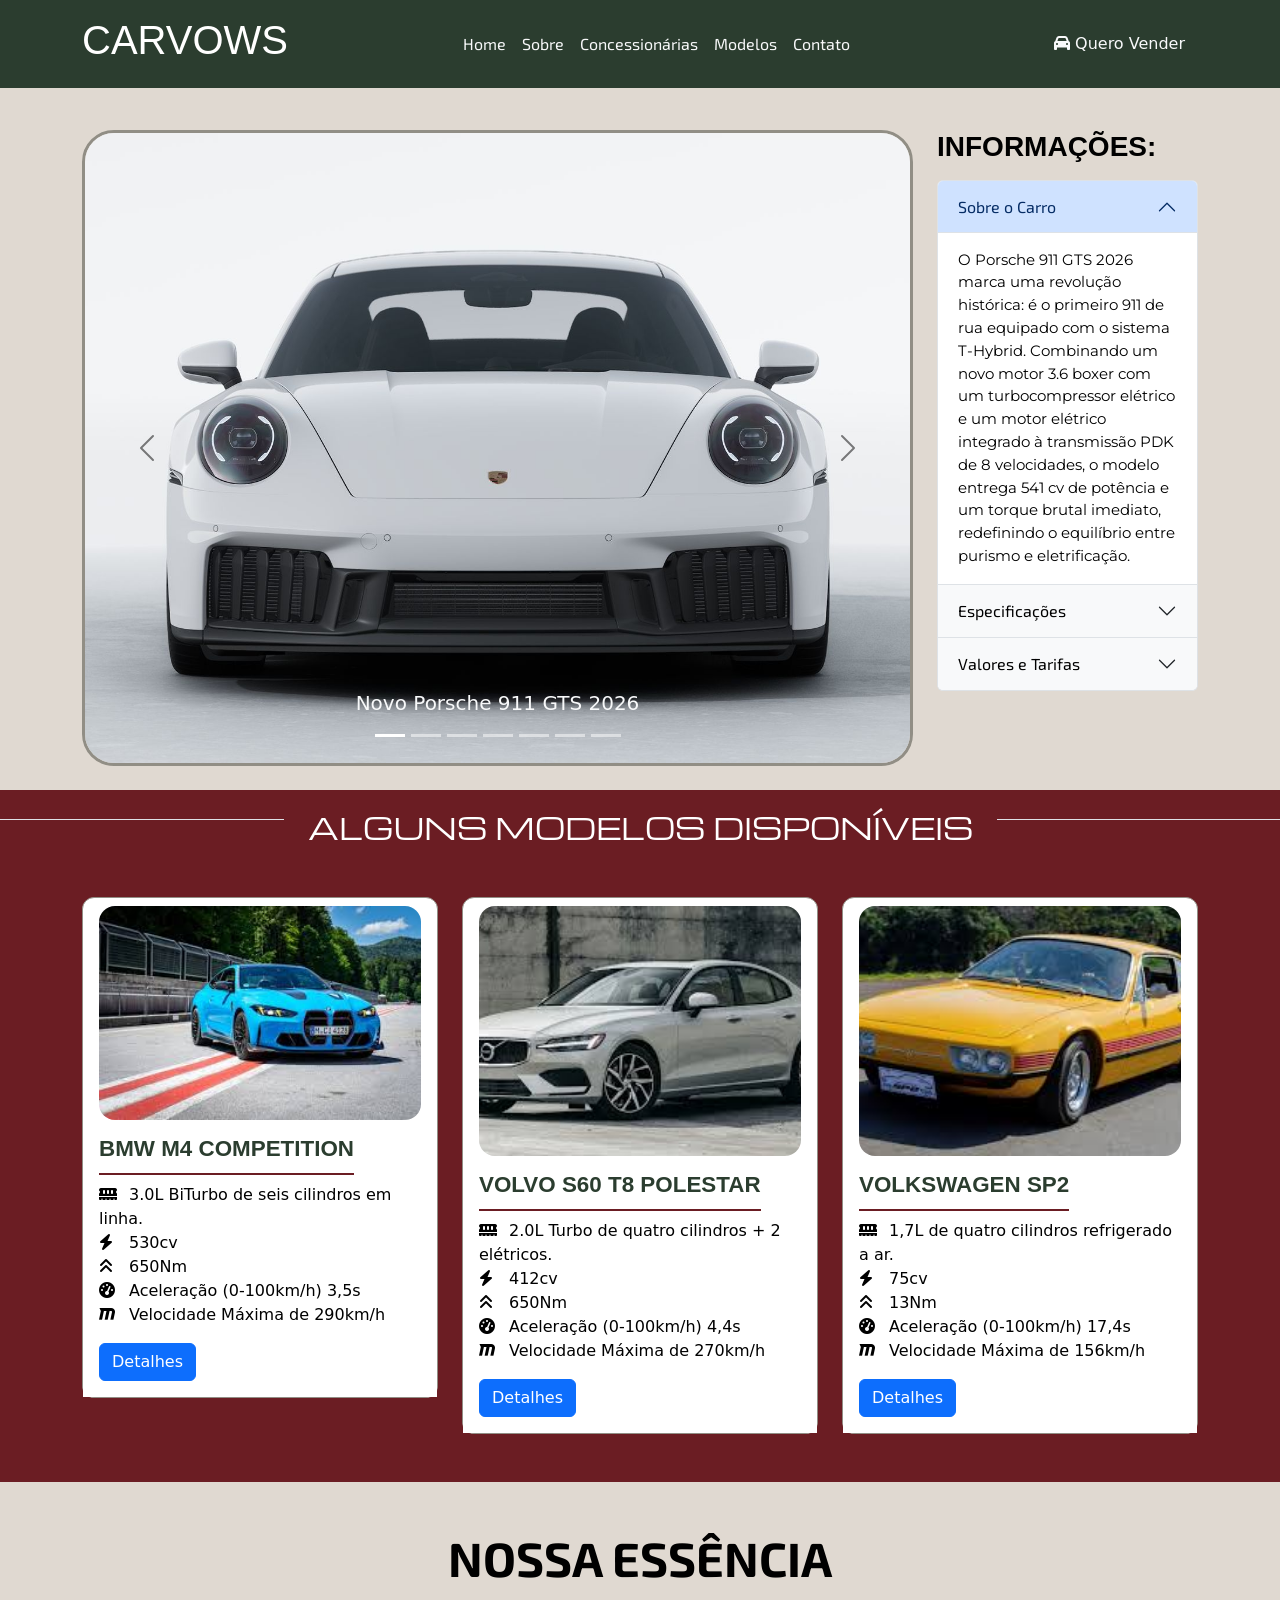
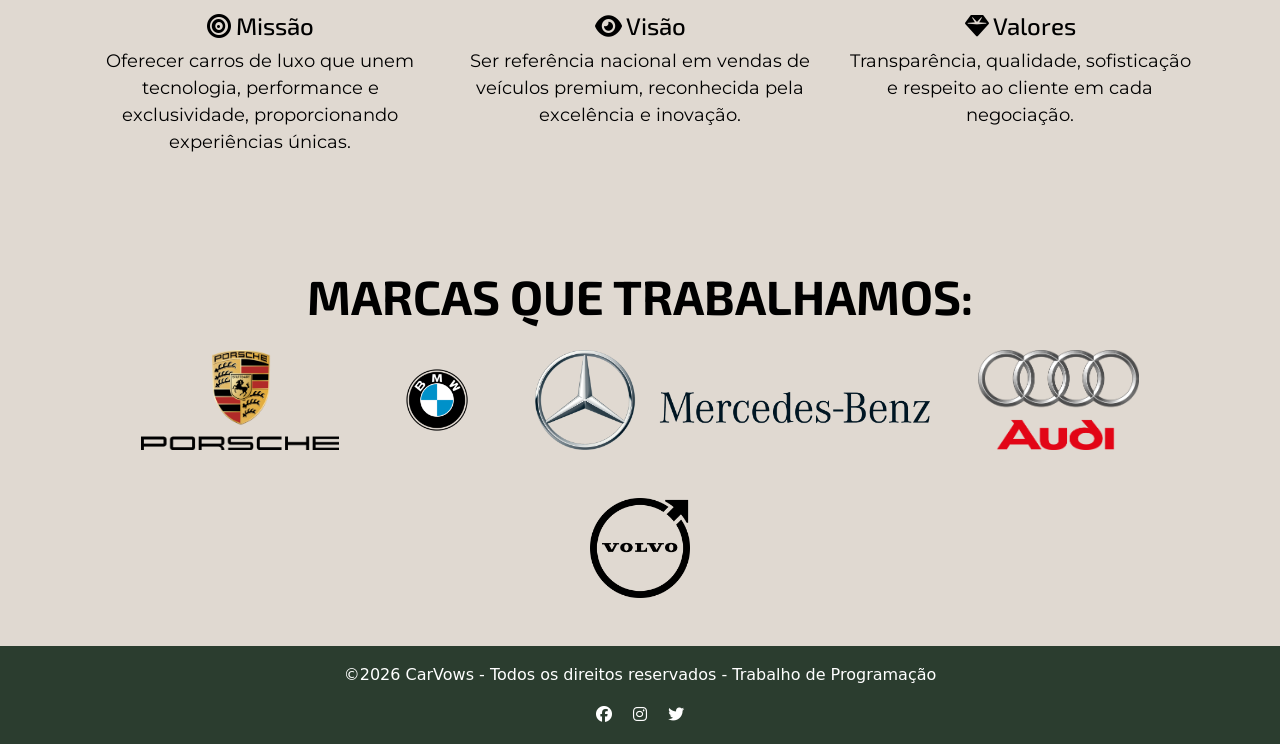
<file: Trabalho_Avaliativo_01/index.html>
<!DOCTYPE html>
<html lang="pt-br">

<head>
    <meta charset="UTF-8">
    <meta name="viewport" content="width=device-width, initial-scale=1.0">
    <title>CarVows - Vendas</title>
    <link href="https://cdn.jsdelivr.net/npm/bootstrap@5.3.8/dist/css/bootstrap.min.css" rel="stylesheet">
    <link rel="stylesheet" href="https://cdnjs.cloudflare.com/ajax/libs/font-awesome/6.5.1/css/all.min.css">
    <link rel="stylesheet" href="./style.css">

    <link rel="icon" type="png" href="./assets/icon-porsche.png">
</head>

<body>

    <header class="p-3 fixed-top">
        <div class="container d-flex justify-content-between align-items-center">
            <h1 class="carvows">CARVOWS</h1>
            <nav class="navbar navbar-expand-lg" id="nav-header">
                <ul class="navbar-nav">
                    <li class="nav-item"><a class="nav-link text-light" href="./index.html">Home</a></li>
                    <li class="nav-item"><a class="nav-link text-light" href="./Paginas/sobre.html">Sobre</a></li>
                    <li class="nav-item"><a class="nav-link text-light" href="./Paginas/concessionarias.html">Concessionárias</a></li>
                    <li class="nav-item"><a class="nav-link text-light" href="./Paginas/modelos.html">Modelos</a></li>
                    <li class="nav-item"><a class="nav-link text-light" href="./Paginas/contato.html">Contato</a></li>
                </ul>
            </nav>

            <a href="./Paginas/vender.html" class="btn ms-3 text-light">
                <i class="fa-solid fa-car"></i> Quero Vender
            </a>
        </div>
    </header>

    <main>
        <div class="container">
            <div class="row">
                <div class="col-md-9">
                    <div id="carossel-lancamento" class="carousel slide border-slide rounded-5 overflow-hidden">
                        <div class="carousel-indicators">
                            <button type="button" data-bs-target="#carossel-lancamento" data-bs-slide-to="0" class="active" aria-current="true" aria-label="Frente"></button>
                            <button type="button" data-bs-target="#carossel-lancamento" data-bs-slide-to="1" aria-label="frente-lateral"></button>
                            <button type="button" data-bs-target="#carossel-lancamento" data-bs-slide-to="2" aria-label="lateral"></button>
                            <button type="button" data-bs-target="#carossel-lancamento" data-bs-slide-to="3" aria-label="lateral-traseira"></button>
                            <button type="button" data-bs-target="#carossel-lancamento" data-bs-slide-to="4" aria-label="traseira"></button>
                            <button type="button" data-bs-target="#carossel-lancamento" data-bs-slide-to="5" aria-label="roda"></button>
                            <button type="button" data-bs-target="#carossel-lancamento" data-bs-slide-to="6" aria-label="interior"></button>
                        </div>
                        <div class="carousel-inner">
                            <div class="carousel-item active">
                                <img src="./assets/porsche_911/911 Carrera GTS (frente).jfif" class="d-block w-100" alt="Porsche 911">
                                <div class="carousel-caption d-none d-md-block">
                                    <h5 class="slide-text">Novo Porsche 911 GTS 2026</h5>
                                </div>
                            </div>
                            <div class="carousel-item">
                                <img src="./assets/porsche_911/911 Carrera GTS (frente-lateral).jfif" class="d-block w-100" alt="Porsche 911">
                            </div>
                            <div class="carousel-item">
                                <img src="./assets/porsche_911/911 Carrera GTS (lateral).jfif" class="d-block w-100" alt="Porsche 911">
                            </div>
                            <div class="carousel-item">
                                <img src="./assets/porsche_911/911 Carrera GTS (lateral-traseira).jfif" class="d-block w-100" alt="Porsche 911">
                            </div>
                            <div class="carousel-item">
                                <img src="./assets/porsche_911/911 Carrera GTS (traseira).jfif" class="d-block w-100" alt="Porsche 911">
                            </div>
                            <div class="carousel-item">
                                <img src="./assets/porsche_911/911 Carrera GTS (roda).jfif" class="d-block w-100" alt="Porsche 911">
                            </div>
                            <div class="carousel-item">
                                <img src="./assets/porsche_911/911 Carrera GTS (interior).jfif" class="d-block w-100" alt="Porsche 911">
                            </div>
                        </div>
                        <button class="carousel-control-prev" type="button" data-bs-target="#carossel-lancamento" data-bs-slide="prev">
                            <span class="carousel-control-prev-icon" aria-hidden="true"></span>
                            <span class="visually-hidden">Anterior</span>
                        </button>
                        <button class="carousel-control-next ca" type="button" data-bs-target="#carossel-lancamento" data-bs-slide="next">
                            <span class="carousel-control-next-icon" aria-hidden="true"></span>
                            <span class="visually-hidden">Próximo</span>
                        </button>
                    </div>
                </div>

                <aside class="col-md-3">
                    <h3 class="mb-3 acordionTitulo"><strong>INFORMAÇÕES:</strong></h3>
                    <div class="accordion" id="accordionAside">
                        <div class="accordion-item acordionText">
                            <h2 class="accordion-header" id="headingOne">
                                <button class="accordion-button" type="button" data-bs-toggle="collapse" data-bs-target="#collapseOne">
                                    Sobre o Carro
                                </button>
                            </h2>
                            <div id="collapseOne" class="accordion-collapse collapse show" data-bs-parent="#accordionAside">
                                <div class="accordion-body">
                                    O Porsche 911 GTS 2026 marca uma revolução histórica: é o primeiro 911 de rua equipado com o sistema T-Hybrid. 
                                    Combinando um novo motor 3.6 boxer com um turbocompressor elétrico e um motor elétrico integrado à transmissão PDK de 8 velocidades, 
                                    o modelo entrega 541 cv de potência e um torque brutal imediato, redefinindo o equilíbrio entre purismo e eletrificação.
                                </div>
                            </div>
                        </div>
                        <div class="accordion-item acordionText">
                            <h2 class="accordion-header" id="headingTwo">
                                <button class="accordion-button collapsed" type="button" data-bs-toggle="collapse" data-bs-target="#collapseTwo">
                                    Especificações
                                </button>
                            </h2>
                            <div id="collapseTwo" class="accordion-collapse collapse" data-bs-parent="#accordionAside">
                                <div class="accordion-body">
                                    A performance é de tirar o fôlego: aceleração de 0 a 100 km/h em apenas 3,0 segundos e velocidade máxima de 312 km/h. 
                                    O veículo conta com o novo sistema de aerodinâmica ativa com aletas verticais no para-choque, suspensão esportiva PASM rebaixada em 10 mm e o 
                                    eixo traseiro direcional de série, garantindo uma dinâmica de condução superior em curvas e alta velocidade.
                                </div>
                            </div>
                        </div>
                        <div class="accordion-item acordionText">
                            <h2 class="accordion-header" id="headingThree">
                                <button class="accordion-button collapsed" type="button" data-bs-toggle="collapse" data-bs-target="#collapseThree">
                                    Valores e Tarifas
                                </button>
                            </h2>
                            <div id="collapseThree" class="accordion-collapse collapse" data-bs-parent="#accordionAside">
                                <div class="accordion-body">
                                    No mercado brasileiro, o preço base do Porsche 911 Carrera GTS 2026 parte de aproximadamente R$ 1.230.000,00, podendo ultrapassar 
                                    R$ 1.500.000,00 com opcionais de personalização (Exclusive Manufaktur). Além do valor do veículo, devem ser considerados custos 
                                    fixos como o IPVA (que varia entre 1% a 4% dependendo do estado) e a taxa de licenciamento anual.
                                </div>
                            </div>
                        </div>
                    </div>
                </aside>
            </div>
        </div>

        <div class="d-flex align-items-center mt-4 lineGuide">
            <div class="flex-grow-1 border-top"></div>
                <span class="mx-4 textModels">ALGUNS MODELOS DISPONÍVEIS</span>
            <div class="flex-grow-1 border-top"></div>
        </div>
        
        <section class="py-5" id="sectionModels">
            <div class="container">
                <div class="row">
                    <div class="col-md-4">
                        <div class="card">
                            <img src="./assets/M4 Competition.jpg" id="imagemCard" class="mx-3 mt-2 d-block" alt="Imagem do card">
                            <div class="card-body">
                                <h5 id="tituloCard" class="card-title"><strong>BMW M4 COMPETITION</strong></h5>
                                <p class="card-text"><i class="fa-solid fa-memory" style="margin-right: 12px;"></i>3.0L BiTurbo de seis cilindros em linha.<br>
                                    <i class="fa-solid fa-bolt" style="margin-right: 16px;"></i>530cv<br>
                                    <i class="fa-solid fa-angles-up" style="margin-right: 16px;"></i>650Nm<br>
                                    <i class="fa-solid fa-gauge-high" style="margin-right: 14px;"></i>Aceleração (0-100km/h) 3,5s<br>
                                    <i class="fa-brands fa-maxcdn" style="margin-right: 14px;"></i>Velocidade Máxima de 290km/h
                                </p>
                                <a href="#" class="btn btn-primary">Detalhes</a>
                            </div>
                        </div>
                    </div>
                    <div class="col-md-4">
                        <div class="card">
                            <img src="./assets/volvo S60.jpg" id="imagemCardVolvo" class="mx-3 mt-2 d-block" alt="Imagem do card">
                            <div class="card-body">
                                <h5 id="tituloCard" class="card-title"><strong>VOLVO S60 T8 POLESTAR</strong></h5>
                                <p class="card-text"><i class="fa-solid fa-memory" style="margin-right: 12px;"></i>2.0L Turbo de quatro cilindros + 2 elétricos.<br>
                                    <i class="fa-solid fa-bolt" style="margin-right: 16px;"></i>412cv<br>
                                    <i class="fa-solid fa-angles-up" style="margin-right: 16px;"></i>650Nm<br>
                                    <i class="fa-solid fa-gauge-high" style="margin-right: 14px;"></i>Aceleração (0-100km/h) 4,4s<br>
                                    <i class="fa-brands fa-maxcdn" style="margin-right: 14px;"></i>Velocidade Máxima de 270km/h
                                </p>
                                 <a href="#" class="btn btn-primary">Detalhes</a>
                            </div>
                        </div>
                    </div>
                    <div class="col-md-4">
                        <div class="card">
                            <img src="./assets/sp2.jpg" id="imagemCardVolvo" class="mx-3 mt-2 d-block" alt="Imagem do card">
                            <div class="card-body">
                                <h5 id="tituloCard" class="card-title"><strong>VOLKSWAGEN SP2</strong></h5>
                                <p class="card-text"><i class="fa-solid fa-memory" style="margin-right: 12px;"></i>1,7L de quatro cilindros refrigerado a ar.<br>
                                    <i class="fa-solid fa-bolt" style="margin-right: 16px;"></i>75cv<br>
                                    <i class="fa-solid fa-angles-up" style="margin-right: 16px;"></i>13Nm<br>
                                    <i class="fa-solid fa-gauge-high" style="margin-right: 14px;"></i>Aceleração (0-100km/h) 17,4s<br>
                                    <i class="fa-brands fa-maxcdn" style="margin-right: 14px;"></i>Velocidade Máxima de 156km/h
                                </p>
                                 <a href="#" class="btn btn-primary">Detalhes</a>
                            </div>
                        </div>
                    </div>
                </div>
            </div>
        </section>

        <section class="py-5 text-center values">
            <div class="container">
                <h2 class="fw-bold mb-4 valueTitulo">NOSSA ESSÊNCIA</h2>
                <div class="row">
                    <div class="col-md-4">
                        <h4 class="valueText"><i class="fa-solid fa-bullseye"></i> Missão</h4>
                        <p>Oferecer carros de luxo que unem tecnologia, performance e exclusividade, proporcionando experiências únicas.</p>
                    </div>
                    <div class="col-md-4">
                        <h4 class="valueText"><i class="fa-solid fa-eye"></i> Visão</h4>
                        <p>Ser referência nacional em vendas de veículos premium, reconhecida pela excelência e inovação.</p>
                    </div>
                    <div class="col-md-4">
                        <h4 class="valueText"><i class="fa-solid fa-gem"></i> Valores</h4>
                        <p>Transparência, qualidade, sofisticação e respeito ao cliente em cada negociação.</p>
                    </div>
                </div>
            </div>
        </section>

        <section class="py-5 text-center text-dark">
        <div class="container">
            <h2 class="fw-bold mb-4 marcas">MARCAS QUE TRABALHAMOS:</h2>
            <div class="d-flex justify-content-center flex-wrap gap-5">
                <img src="./assets/logos/porscheLogo.png" alt="Porsche" height="100">
                <img src="./assets/logos/bmwLogo.webp" alt="BMW" height="100">
                <img src="./assets/logos/mercedesLogo.png" alt="Mercedes-Benz" height="100">
                <img src="./assets/logos/audiLogo.webp" alt="Audi" height="100">
                <img src="./assets/logos/volvoLogo.png" alt="Volvo" height="100">
            </div>
        </div>
        </section>
    </main>

    <footer>
        <p>&copy;2026 CarVows - Todos os direitos reservados - Trabalho de Programação</p>
        <div>
            <a href="#" class="text-white me-3"><i class="fa-brands fa-facebook"></i></a>
            <a href="#" class="text-white me-3"><i class="fa-brands fa-instagram"></i></a>
            <a href="#" class="text-white"><i class="fa-brands fa-twitter"></i></a>
        </div>
    </footer>

    <script src="https://cdn.jsdelivr.net/npm/bootstrap@5.3.8/dist/js/bootstrap.bundle.min.js"></script>
</body>
</html>
</file>
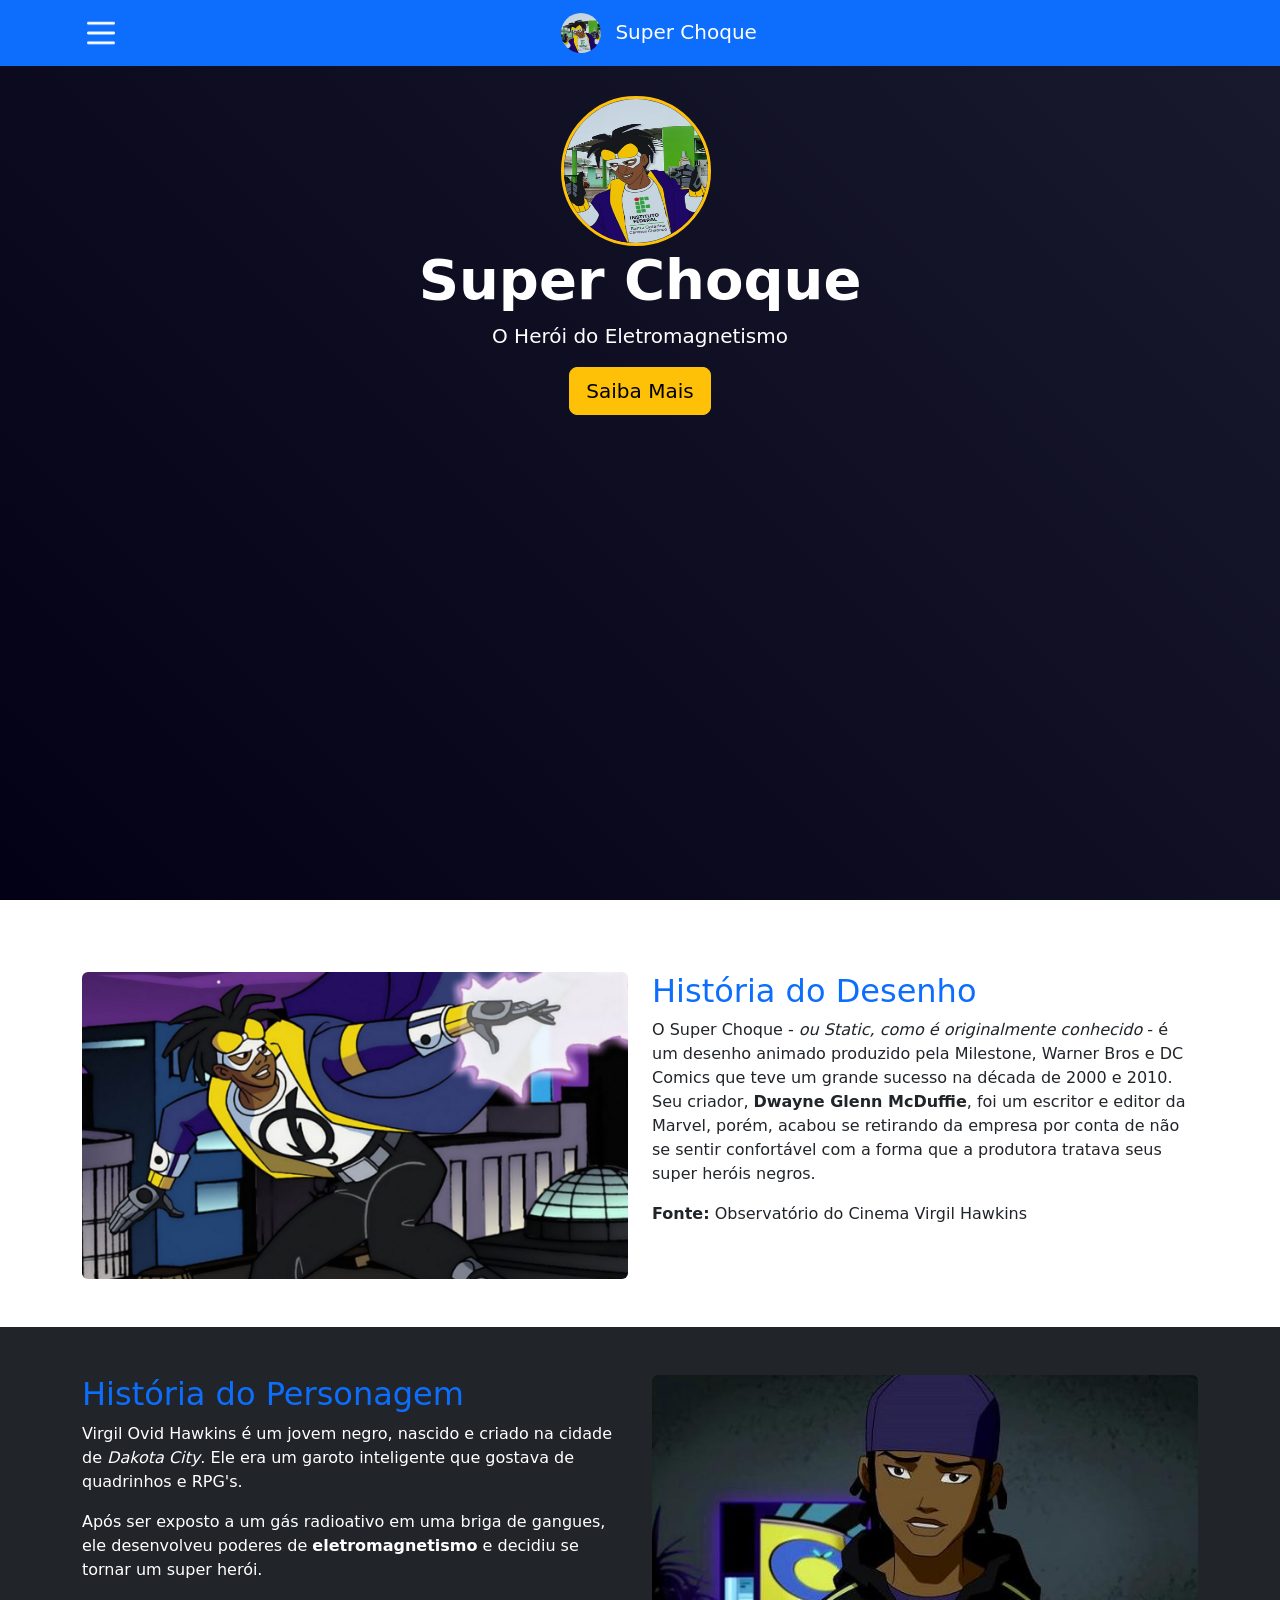
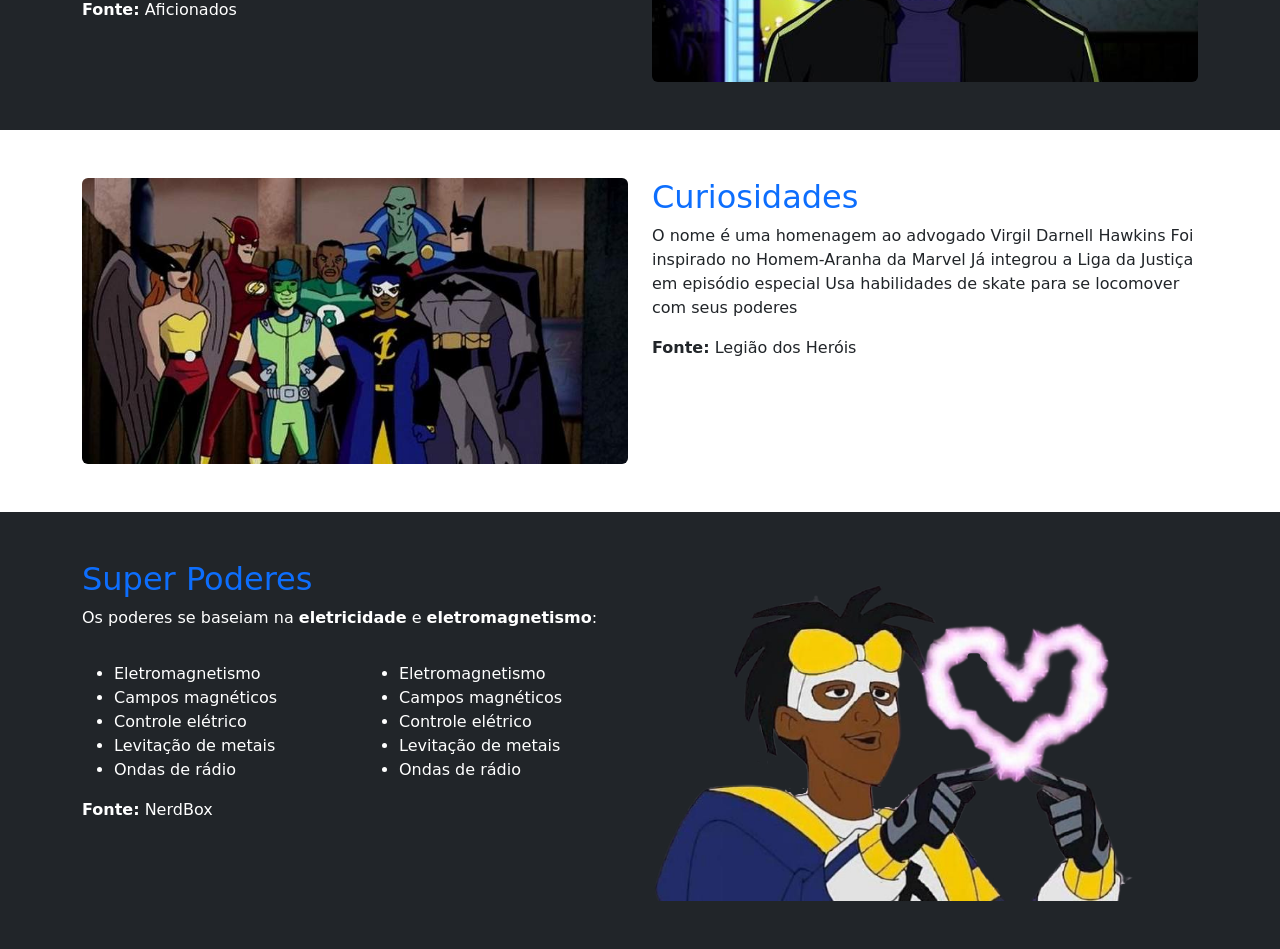
<file: Bootstrap/site_super_shock/index.html>
<!DOCTYPE html>
<html lang="pt-br">
<head>
    <meta charset="UTF-8">
    <meta name="viewport" content="width=device-width, initial-scale=1.0">
    <link href="https://cdn.jsdelivr.net/npm/bootstrap@5.3.8/dist/css/bootstrap.min.css" rel="stylesheet" integrity="sha384-sRIl4kxILFvY47J16cr9ZwB07vP4J8+LH7qKQnuqkuIAvNWLzeN8tE5YBujZqJLB" crossorigin="anonymous">
    <link rel="stylesheet" href="./style.css">
    <script src="js/menu.js"></script>

    <title>Site Eletrizante</title>
</head>
<body>

    <div id="menuLateral" class="menuLateral">
        <ul class="menuItens">
            <li><a href="#inicio">Início</a></li>
            <li><a href="#historia">História</a></li>
            <li><a href="#personagem">Personagem</a></li>
            <li><a href="#curiosidade">Curiosidades</a></li>
            <li><a href="#superpoders">Super Poderes</a></li>
        </ul>
    </div>

    <nav class="navbar navbar-dark bg-primary fixed-top">
        <div class="container">
            <button class="btn-menu" onclick="showMenu()">
                <img id="img-menu" src="./img/icon-hamburger-menu.png" width="28" height="28" alt="menu">
            </button>

            <a href="#" class="navbar-brand mx-auto">
                <img src="./img/icone_tela_principal.png" 
                width="40"
                height="40"
                class="rounded-circle me-2"
                alt="Super Choque"> Super Choque
            </a>
        </div>
    </nav>

    <header id="inicio" class="hero-section text-center text-white py-5">
        <div class="container mt-5">
            <img src="./img/icone_tela_principal.png"
                class="hero-image rounded-circle me-2"
                alt="SuperShock">
            <h1 class="display-4 fw-bold">Super Choque</h1>
            <p class="lead">O Herói do Eletromagnetismo</p>
            <a href="https://www.google.com/?hl=pt_BR" target="blank" class="btn btn-warning btn-lg">Saiba Mais</a>
        </div>
    </header>

    <main>
        <section id="historia" class="py-5">
            <div class="container mt-4">
                <div class="row">
                    <div class="col-6">
                        <img
                        class="img-fluid rounded"
                        src="./img/historia.jpg"
                        alt="História do Personagem">
                    </div>
                    <!--  -->
                    <div class="col-6">
                        <h2 class="text-primary">História do Desenho</h2>

                        <p>
                            O Super Choque - <i>ou Static, como é originalmente conhecido</i> - é um desenho animado produzido pela Milestone, Warner Bros e DC Comics que teve um grande sucesso na década de 2000 e 2010.
                            Seu criador, <strong>Dwayne Glenn McDuffie</strong>, foi um escritor e editor da Marvel, porém, acabou se retirando da empresa por conta de não se sentir confortável com a forma que a produtora tratava seus super heróis negros.
                            <p class="text-mutted"><strong>Fonte:</strong> Observatório do Cinema Virgil Hawkins</p>
                        </p>
                    </div>
                </div>
            </div>
        </section>

        <section id="personagem" class="bg-dark text-white py-5">
            <div class="container">
                <div class="row">
                    <div class="col-6">
                        <h2 class="text-primary">História do Personagem</h2>

                        <p>
                            Virgil Ovid Hawkins é um jovem negro, nascido e criado na cidade de <i>Dakota City</i>. Ele era um garoto inteligente que gostava de quadrinhos e RPG's.
                        </p>

                        <p>
                            Após ser exposto a um gás radioativo em uma briga de gangues, ele desenvolveu poderes de <strong>eletromagnetismo</strong> e decidiu se tornar um super herói.
                        </p>
                            <strong>Fonte:</strong> Aficionados

                        <p class="text-mutted"></p>
                    </div>
                    <!--  -->
                    <div class="col-6">
                        <img
                        class="img-fluid rounded"
                        src="./img/historia2.jpg"
                        alt="História do Personagem">
                    </div>
                </div>
            </div>
        </section>

        <section id="curiosidade" class="bg-white py-5">
            <div class="container">
                <div class="row">
                    <div class="col-6">
                        <img
                        class="img-fluid rounded"
                        src="./img/curiosidades.jpeg"
                        alt="Curiosidades do Personagem">
                    </div>
                    <!--  -->
                    <div class="col-6">
                        <h2 class="text-primary">Curiosidades</h2>

                        <p>
                                O nome é uma homenagem ao advogado Virgil Darnell Hawkins
                                Foi inspirado no Homem-Aranha da Marvel
                                Já integrou a Liga da Justiça em episódio especial
                                Usa habilidades de skate para se locomover com seus poderes
                        </p>
                            
                        <p class="text-mutted"><strong>Fonte:</strong> Legião dos Heróis</p>
                    </div>
                </div>
            </div>
        </section>

        <section id="superpoderes" class="bg-dark text-white py-5">
            <div class="container">
                <div class="row">
                    <div class="col-6">
                        <h2 class="text-primary">Super Poderes</h2>

                        <p>
                            Os poderes se baseiam na <strong>eletricidade</strong> e <strong>eletromagnetismo</strong>:
                        </p>

                        <div class="row">
                            <div class="col-6">
                                <p>
                                    <ul>
                                        <li>Eletromagnetismo</li>
                                        <li>Campos magnéticos</li>
                                        <li>Controle elétrico</li>
                                        <li>Levitação de metais</li>
                                        <li>Ondas de rádio</li>
                                    </ul>
                                </p>
                            </div>
                        <!--  -->
                            <div class="col-6">
                                <p>
                                    <ul>
                                        <li>Eletromagnetismo</li>
                                        <li>Campos magnéticos</li>
                                        <li>Controle elétrico</li>
                                        <li>Levitação de metais</li>
                                        <li>Ondas de rádio</li>
                                    </ul>
                                </p>
                            </div>
                        </div>
                            <strong>Fonte:</strong> NerdBox
                    </div>
                    <!--  -->
                    <div class="col-6">
                        <img
                        class="img-fluid rounded"
                        src="./img/super-choque-in-love.png"
                        alt="superpoderes">
                    </div>
                </div>
            </div>
        </section>
    </main>

    <script src="https://cdn.jsdelivr.net/npm/@popperjs/core@2.11.8/dist/umd/popper.min.js" integrity="sha384-I7E8VVD/ismYTF4hNIPjVp/Zjvgyol6VFvRkX/vR+Vc4jQkC+hVqc2pM8ODewa9r" crossorigin="anonymous"></script>
    <script src="https://cdn.jsdelivr.net/npm/bootstrap@5.3.8/dist/js/bootstrap.min.js" integrity="sha384-G/EV+4j2dNv+tEPo3++6LCgdCROaejBqfUeNjuKAiuXbjrxilcCdDz6ZAVfHWe1Y" crossorigin="anonymous"></script>
</body>
</html>
</file>
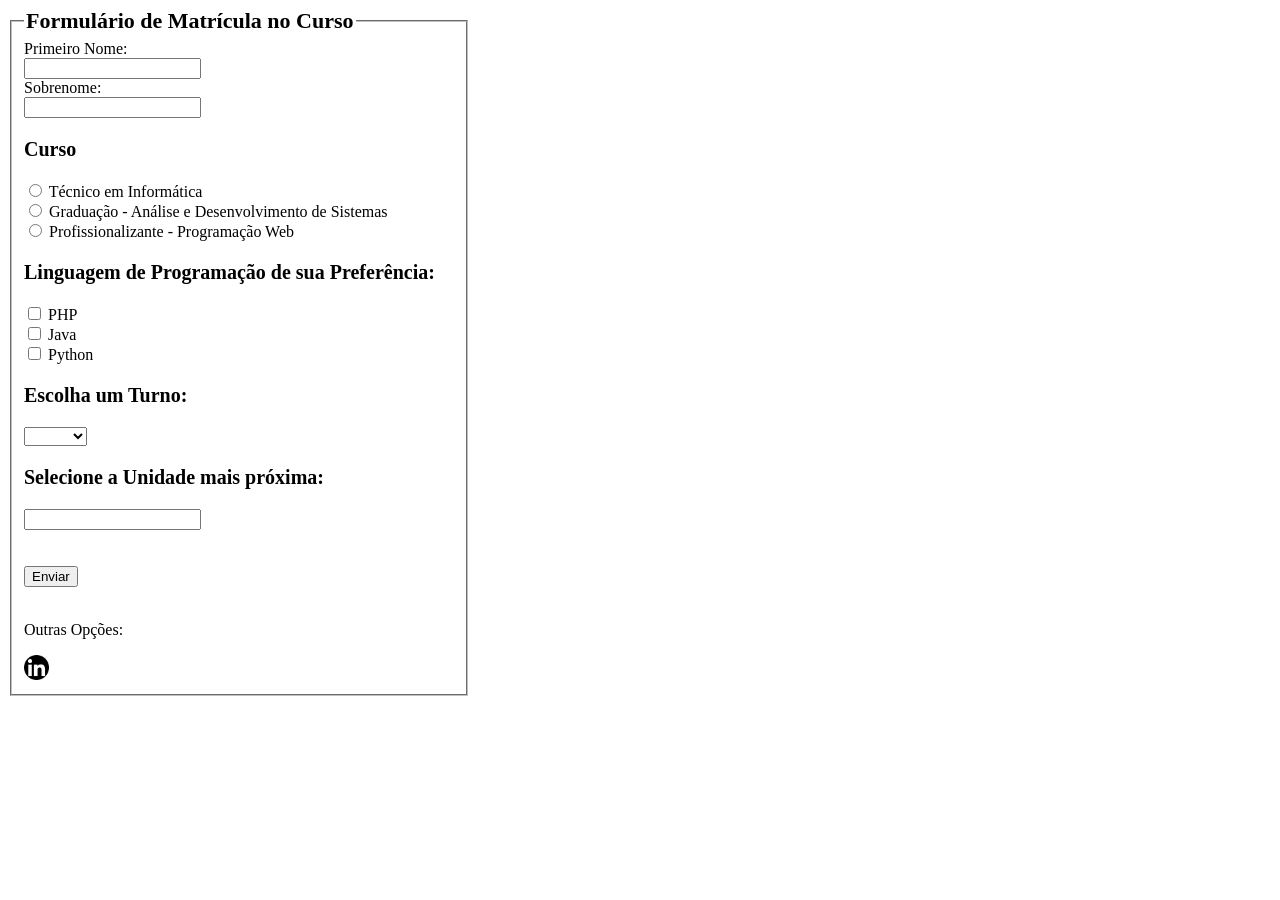
<file: Ex_Pratico_1/form01.html>
<!DOCTYPE html>
<html lang="pt">
<head>
    <meta charset="UTF-8">
    <meta name="viewport" content="width=device-width, initial-scale=1.0">
    <title>Formulário do Curso</title>
</head>
<body>
    <form action="/action_page.html">
        <fieldset style="width: 430px;">
            <legend style="font-size: 22px;"><strong>Formulário de Matrícula no Curso</strong></legend>

            <form>
                    <label for="nome" required>Primeiro Nome: </label><br>
                    <input type="text" name="alunoPrimeiroNome" required> <br>
                    <label for="nome">Sobrenome: </label><br>
                    <input type="text" name="alunoSobreome" required>
                

                <p style="font-size: 20px;"><strong>Curso</strong></p>

                
                    <input type="radio" id="info" name="curso" value="info" required>
                    <label for="info">Técnico em Informática</label> <br>

                    <input type="radio" id="devSis" name="curso" value="devSis" required>
                    <label for="devSis">Graduação - Análise e Desenvolvimento de Sistemas</label> <br>

                    <input type="radio" id="web" name="curso" value="web" required>
                    <label for="web">Profissionalizante  - Programação Web</label> <br>
                

                <p style="font-size: 20px;"><strong>Linguagem de Programação de sua Preferência: </strong></p>

                
                    <input type="checkbox" id="php" name="curso" value="php">
                    <label for="php">PHP</label> <br>

                    <input type="checkbox" id="java" name="curso" value="java">
                    <label for="java">Java</label> <br>

                    <input type="checkbox" id="python" name="curso" value="python">
                    <label for="python">Python</label> <br>
                

                <p style="font-size: 20px;"><strong>Escolha um Turno: </strong></p>

                <select name="turnos">
                    <option value="#"></option>
                    <option value="manha">Manhã</option>
                    <option value="tarde">Tarde</option>
                    <option value="noite">noite</option>
                </select>

                <p style="font-size: 20px;"><strong>Selecione a Unidade mais próxima: </strong></p>

                <label for="cidade"></label>
                <input list="cidades" name="cidade" id="cidade">

                <datalist id="cidades">
                    <option value="#">
                    <option value="Chapecó">
                    <option value="Abu Dhabi">
                    <option value="Xangai">
                    <option value="Florianopólis">
                    <option value="Baurú">
                </datalist>

                <br><br><br>

                <button>Enviar</button>
            </form> <br><br>

            <p>Outras Opções: </p>
            <a href="https://www.google.com/aclk?sa=L&ai=DChsSEwjXpcy--IGTAxUmg1oFHZY-FJYYACICCAEQABoCdnU&ae=2&co=1&ase=2&gclid=EAIaIQobChMI16XMvviBkwMVJoNaBR2WPhSWEAAYASAAEgI3X_D_BwE&ei=1-OlabLCBaSw5OUPv4bX0AU&cid=[base64]&cce=2&category=acrcp_v1_71&sig=AOD64_0DDaOQTWJ33ZXEVBYoW3083En8Wg&q&sqi=2&nis=4&adurl&ved=2ahUKEwjyicO--IGTAxUkGLkGHT_DFVoQ0Qx6BAgWEAE" target="_blank">
                <img src="../assets/linkedin.png" style="width: 25px; height: 25px;">
            </a>
        </fieldset>
    </form>
</body>
</html>
</file>
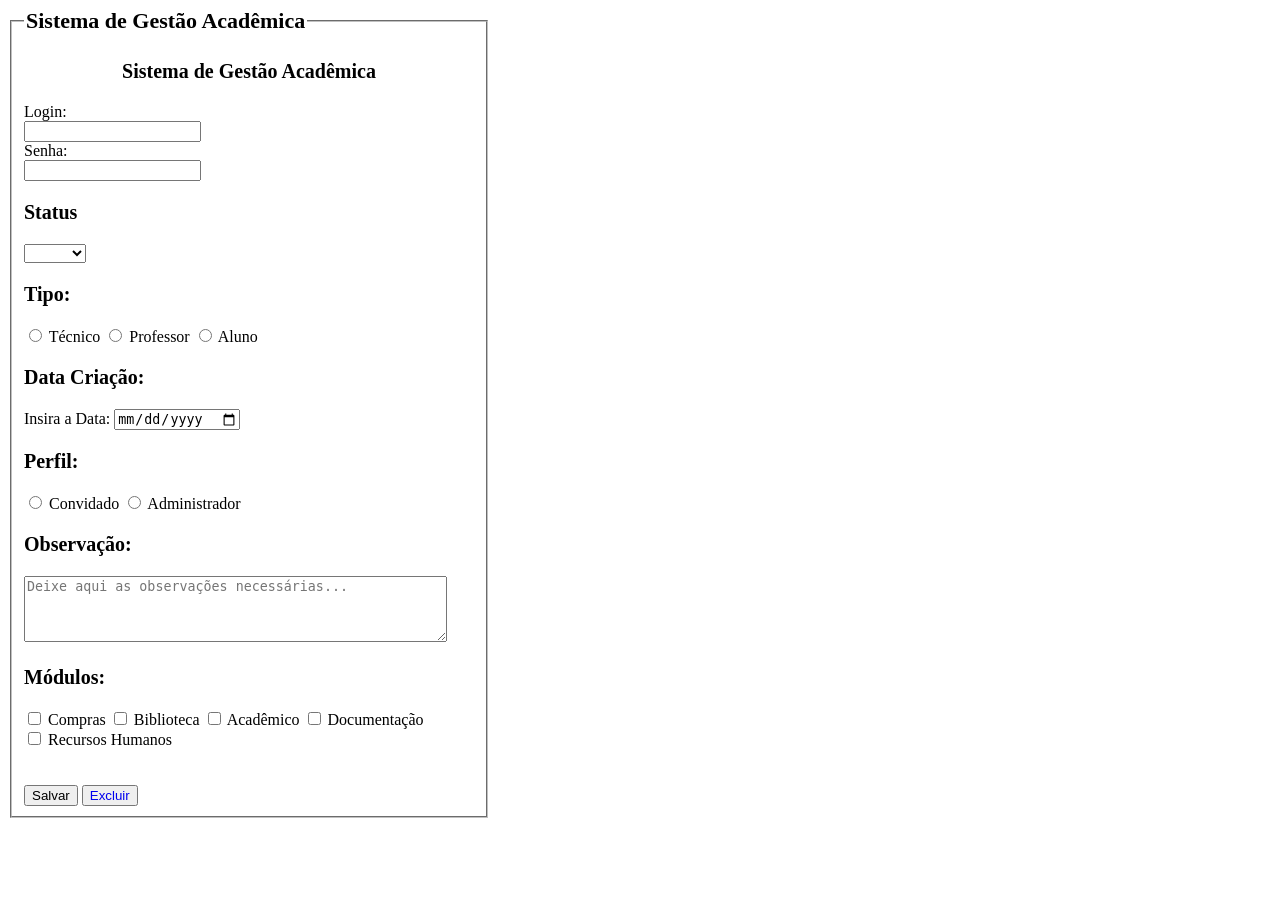
<file: Ex_Pratico_1/form02.html>
<!DOCTYPE html>
<html lang="pt">
<head>
    <meta charset="UTF-8">
    <meta name="viewport" content="width=device-width, initial-scale=1.0">
    <title>Sistema de Gestão</title>
</head>
<body>
    <form action="/action_page.html">
        <fieldset style="width: 450px;">
            <legend style="font-size: 22px;"><strong>Sistema de Gestão Acadêmica</strong></legend>

            <p style="font-size: 20px; text-align: center;"><strong>Sistema de Gestão Acadêmica</strong></p>

            <form>
                    <label for="login" required>Login: </label><br>
                    <input type="text" name="login" required maxlength="16"> <br>
                    <label for="pw">Senha: </label><br>
                    <input type="password" name="pw" required>
                
                <p style="font-size: 20px;"><strong>Status</strong></p>

                <select name="ativoInativo">
                    <option value="#"></option>
                    <option value="true">Ativo</option>
                    <option value="false">Inativo</option>
                </select>
                
                <p style="font-size: 20px;"><strong>Tipo: </strong></p>

                    <input type="radio" id="tecnico" name="curso" value="tecnico">
                    <label for="tecnico">Técnico</label>

                    <input type="radio" id="prof" name="curso" value="prof">
                    <label for="prof">Professor</label>

                    <input type="radio" id="aluno" name="curso" value="aluno">
                    <label for="aluno">Aluno</label>

                <p style="font-size: 20px;"><strong>Data Criação: </strong></p>

                <label for="dia">Insira a Data:</label>
                <input type="date" id="dia" name="dia">

                <p style="font-size: 20px;"><strong>Perfil: </strong></p>

                    <input type="radio" id="convidade" name="tipoPerfil" value="tecnico">
                    <label for="convidado">Convidado</label>

                    <input type="radio" id="adm" name="tipoPerfil" value="adm">
                    <label for="adm">Administrador</label>
                
                <p style="font-size: 20px;"><strong>Observação: </strong></p>

                <textarea id="obs" name="obs" rows="4" cols="50" placeholder="Deixe aqui as observações necessárias..."></textarea>

                <p style="font-size: 20px;"><strong>Módulos: </strong></p>

                    <input type="checkbox" id="compras" name="mod1" value="compras">
                    <label for="compras">Compras</label>

                    <input type="checkbox" id="biblio" name="mod2" value="biblio">
                    <label for="biblio">Biblioteca</label>

                    <input type="checkbox" id="academico" name="mod3" value="academico">
                    <label for="academico">Acadêmico</label>

                    <input type="checkbox" id="doc" name="mod3" value="doc">
                    <label for="doc">Documentação</label> <br>

                    <input type="checkbox" id="recursos" name="mod3" value="recursos">
                    <label for="recursos">Recursos Humanos</label>

                <br><br><br>

                <button>Salvar</button>
                <button>
                    <a href="./form02.html" style="text-decoration: none;">Excluir</a>
                </button>
            </form>
        </fieldset>
    </form>
</body>
</html>
</file>
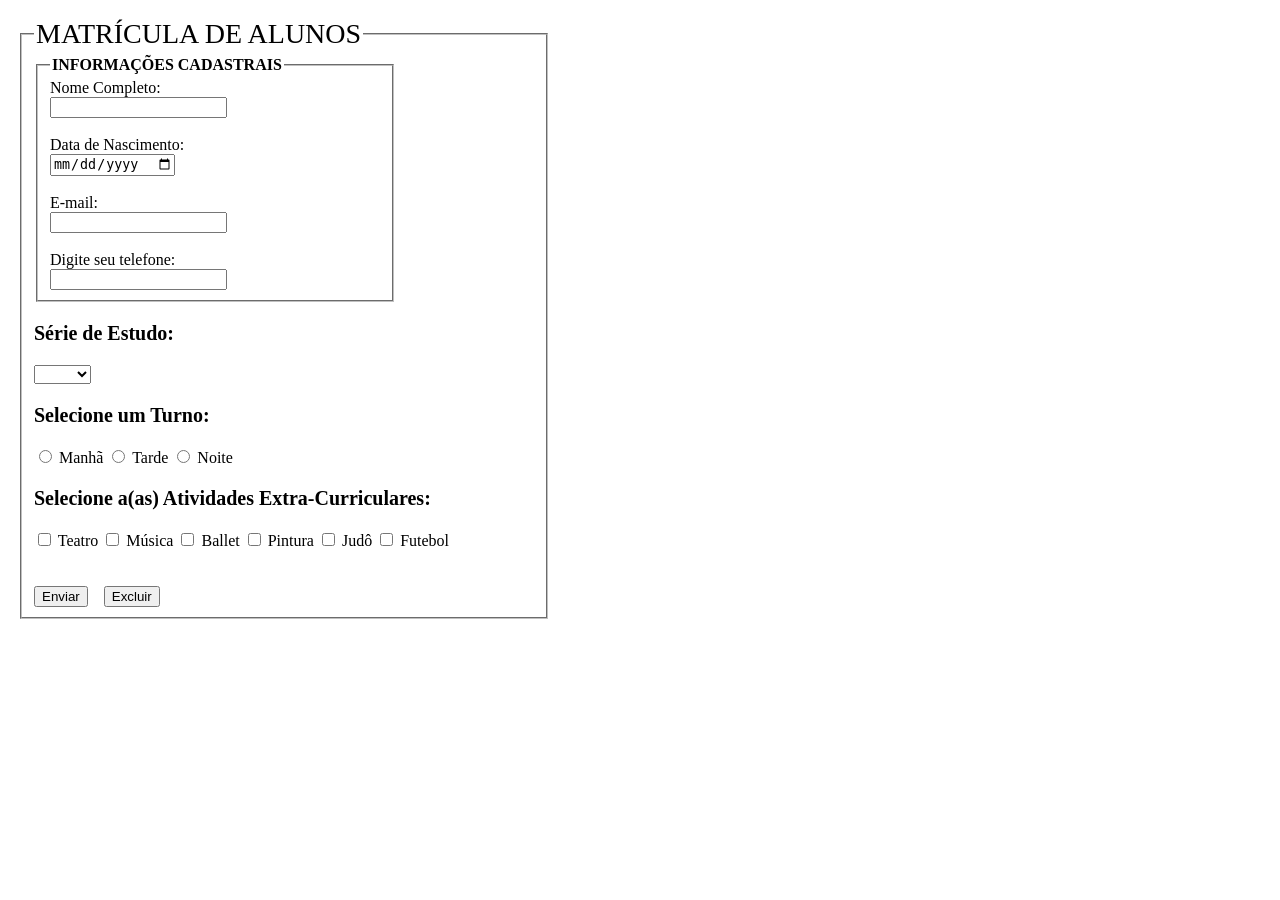
<file: HMTL_list/matricula.html>
<!DOCTYPE html>
<html lang="pt">
<head>
    <meta charset="UTF-8">
    <meta name="viewport" content="width=device-width, initial-scale=1.0">
    <title>Matrícula de Alunos</title>
</head>
<body style="margin: 18px;">
    <fieldset style="width: 500px;">
        <legend style="font-size: 28px;">MATRÍCULA DE ALUNOS</legend>

        <form action="./success.html">

            <fieldset style="width: 330px;">

                <legend><strong>INFORMAÇÕES CADASTRAIS</strong></legend>

                <label for="nome">Nome Completo: </label><br>
                <input type="text" maxlength="55" name="nome" required><br><br>

                <label for="dataNascimento">Data de Nascimento: </label><br>
                <input type="date" name="dataNascimento"><br><br>

                <label for="email">E-mail: </label><br>
                <input type="email" name="email" required><br><br>

                <label for="telefone">Digite seu telefone: </label><br>
                <input type="tel" id="telefone" name="telefone" pattern="[0-9]{10,12}" maxlength="12" required>

            </fieldset>

            <p style="font-size: 20px;"><strong>Série de Estudo: </strong></p>

            <select name="serie" required>
                <option value="#"></option>
                <option value="manha">1 Ano</option>
                <option value="tarde">2 Ano</option>
                <option value="noite">3 Ano</option>
                <option value="noite">4 Ano</option>
            </select>

            <p style="font-size: 20px;"><strong>Selecione um Turno: </strong></p>

            <input type="radio" name="turno" id="manha" value="manha" required>
            <label for="turno">Manhã</label>

            <input type="radio" name="turno" id="tarde" value="tarde" required>
            <label for="turno">Tarde</label>

            <input type="radio" name="turno" id="noite" value="noite" required>
            <label for="turno">Noite</label>

            <p style="font-size: 20px;"><strong>Selecione a(as) Atividades Extra-Curriculares: </strong></p>

            <input type="checkbox" id="teatro" name="atividade" value="teatro">
            <label for="teatro">Teatro</label>

            <input type="checkbox" id="musica" name="atividade" value="musica">
            <label for="musica">Música</label>

            <input type="checkbox" id="ballet" name="atividade" value="ballet">
            <label for="ballet">Ballet</label>

            <input type="checkbox" id="pintura" name="atividade" value="pintura">
            <label for="pintura">Pintura</label>

            <input type="checkbox" id="judo" name="atividade" value="judo">
            <label for="judo">Judô</label>

            <input type="checkbox" id="futebol" name="atividade" value="futebol">
            <label for="futebol">Futebol</label><br><br><br>

            <button>
                Enviar
            </button>

            <button style="margin-left: 12px;">
                <a href="./matricula.html" style="text-decoration: none; color: black;">Excluir</a>
            </button>

        </form>

    </fieldset>
</body>
</html>
</file>
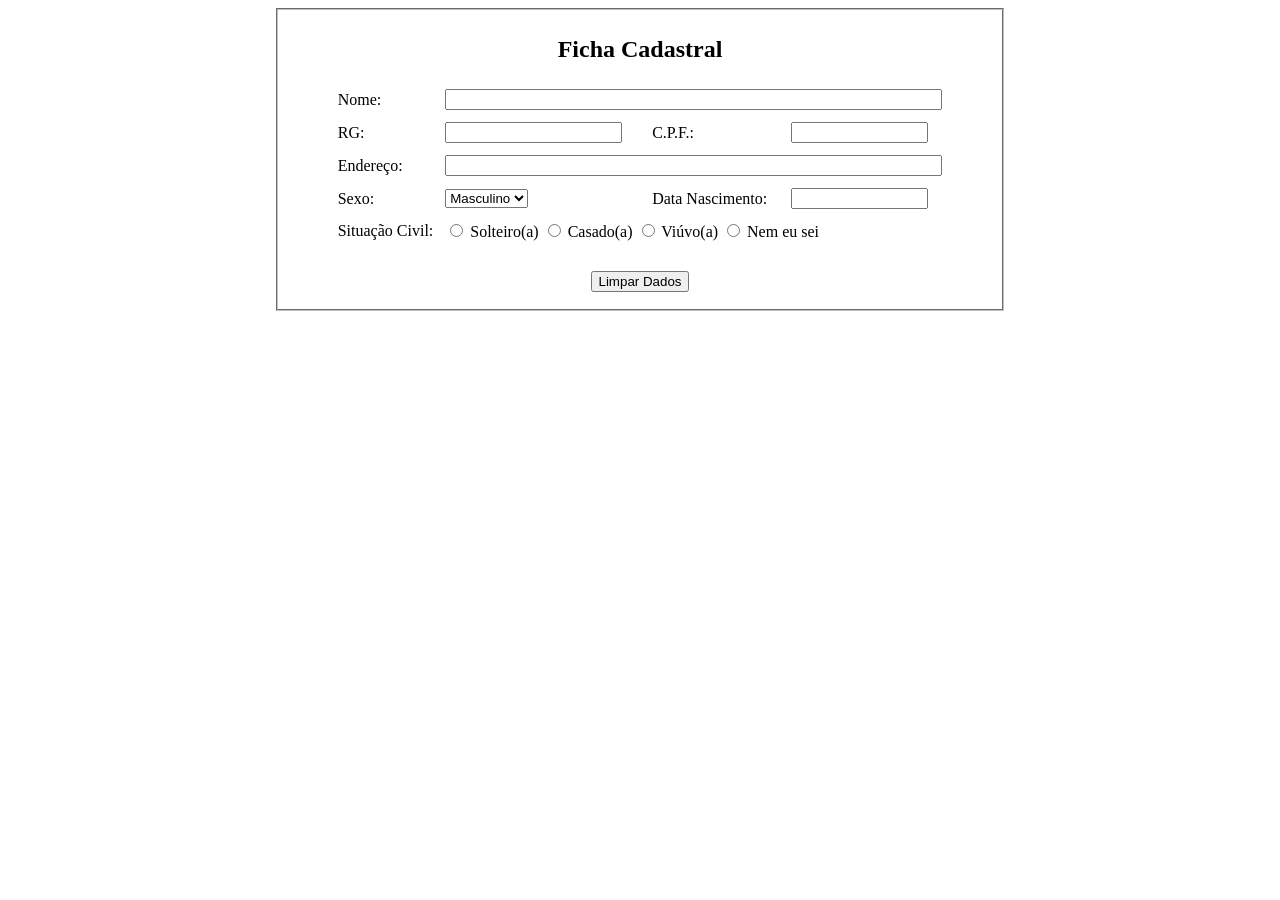
<file: HMTL_list/atv2_Ficha/ficha.html>
<!DOCTYPE html>
<html lang="pt">
<head>
    <meta charset="UTF-8">
    <meta name="viewport" content="width=device-width, initial-scale=1.0">
    <title>Ficha Cadastral</title>
</head>
<body>
    <div align="center">
        <fieldset style="width: 700px;">

            <form>
                <h2 align="center">Ficha Cadastral</h2>
                
                <table border="0" align="center" cellpadding="5">
                    <tr>
                    <td>Nome:</td>
                    <td colspan="3">
                        <input type="text" size="60">
                    </td>
                    </tr>

                    <tr>
                    <td>RG:</td>
                    <td><input type="text" size="20"></td>
                    <td>C.P.F.:</td>
                    <td><input type="text" size="15"></td>
                    </tr>

                    <tr>
                    <td>Endereço:</td>
                    <td colspan="3">
                        <input type="text" size="60">
                    </td>
                    </tr>

                    <tr>
                    <td>Sexo:</td>
                    <td>
                        <select>
                        <option>Masculino</option>
                        <option>Feminino</option>
                        </select>
                    </td>
                    <td>Data Nascimento:</td>
                    <td><input type="text" size="15"></td>
                    </tr>

                    <tr>
                    <td>Situação Civil:</td>
                    <td colspan="3">
                        <input type="radio" name="civil"> Solteiro(a)
                        <input type="radio" name="civil"> Casado(a)
                        <input type="radio" name="civil"> Viúvo(a)
                        <input type="radio" name="civil"> Nem eu sei
                    </td>
                    </tr>

                    <tr>
                    <td colspan="4" align="center">
                        <br>
                        <input type="reset" value="Limpar Dados">
                    </td>
                    </tr>
                </table>
            </form>

        </fieldset>
    </div>
</body>
</html>
</file>
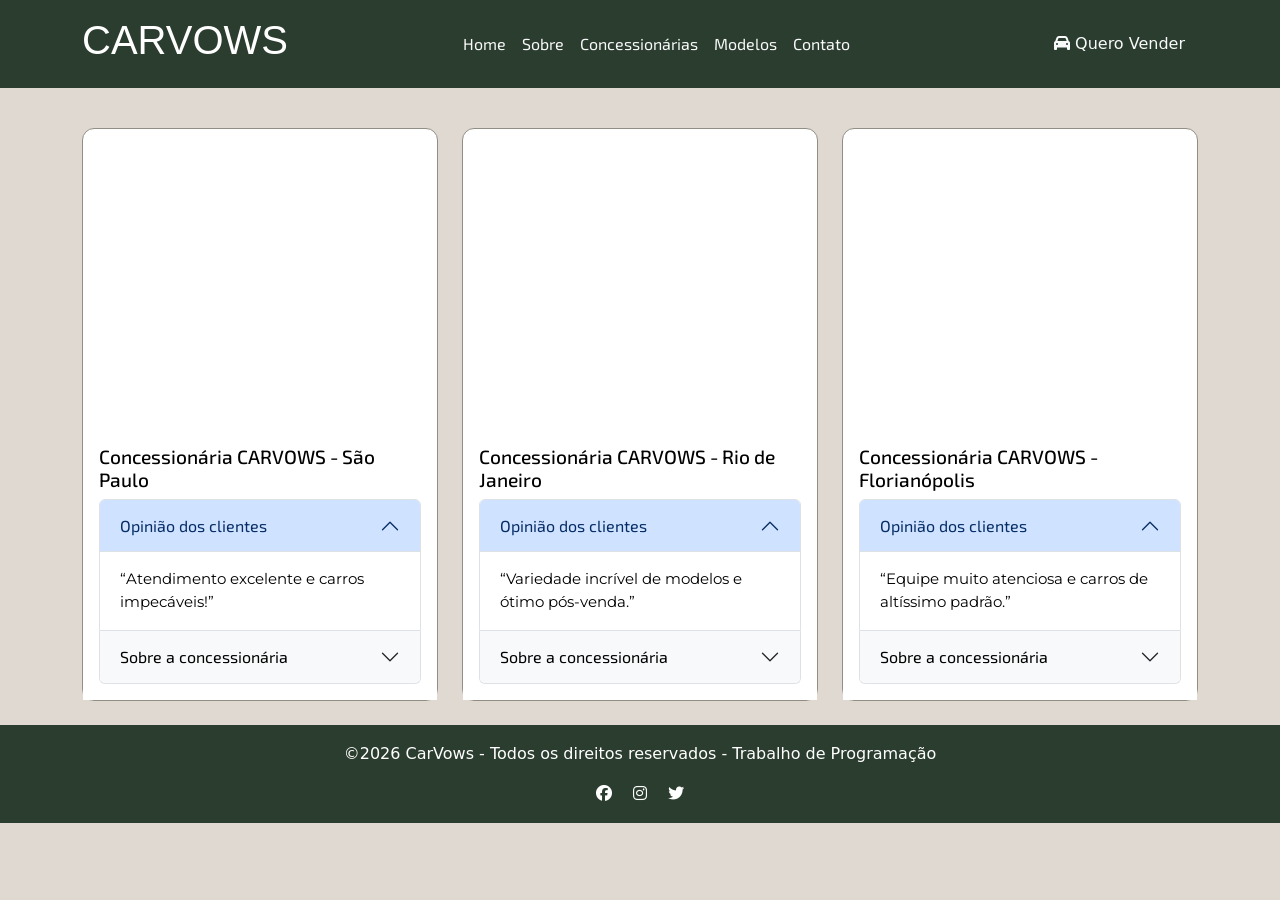
<file: Trabalho_Avaliativo_01/Paginas/concessionarias.html>
<!DOCTYPE html>
<html lang="pt-br">
<head>
    <meta charset="UTF-8">
    <meta name="viewport" content="width=device-width, initial-scale=1.0">
    <title>Concessionárias - CARVOWS</title>

    <link href="https://cdn.jsdelivr.net/npm/bootstrap@5.3.8/dist/css/bootstrap.min.css" rel="stylesheet">
    <link rel="stylesheet" href="https://cdnjs.cloudflare.com/ajax/libs/font-awesome/6.5.1/css/all.min.css">
    <link rel="stylesheet" href="../style.css">

    <link rel="icon" type="png" href="../assets/icon-porsche.png">
</head>

<body>

    <header class="p-3 fixed-top">
        <div class="container d-flex justify-content-between align-items-center">
            <h1 class="carvows">CARVOWS</h1>
            <nav class="navbar navbar-expand-lg" id="nav-header">
                <ul class="navbar-nav">
                    <li class="nav-item"><a class="nav-link text-light" href="../index.html">Home</a></li>
                    <li class="nav-item"><a class="nav-link text-light" href="./sobre.html">Sobre</a></li>
                    <li class="nav-item"><a class="nav-link text-light" href="./concessionarias.html">Concessionárias</a></li>
                    <li class="nav-item"><a class="nav-link text-light" href="./modelos.html">Modelos</a></li>
                    <li class="nav-item"><a class="nav-link text-light" href="./contato.html">Contato</a></li>
                </ul>
            </nav>

            <a href="./vender.html" class="btn ms-3 text-light">
                <i class="fa-solid fa-car"></i> Quero Vender
            </a>
        </div>
    </header>

    <main class="container mt-5">
        <div class="row">
            <div class="col-md-4 mb-4">
                <div class="card">
                    <iframe src="https://www.openstreetmap.org/export/embed.html?bbox=-46.58154577016831%2C-23.62601645618682%2C-46.577179133892066%2C-23.623802330409763&layer=mapnik&marker=-23.62490816927183%2C-46.57936245203018"
                            style="width:100%; border:0;" loading="lazy"></iframe>
                    <div class="card-body">
                        <h5 class="card-title">Concessionária CARVOWS - São Paulo</h5>
                        <div class="accordion" id="accordion1">
                            <div class="accordion-item">
                                <h2 class="accordion-header">
                                    <button class="accordion-button" type="button" data-bs-toggle="collapse" data-bs-target="#collapse1a">
                                    Opinião dos clientes
                                    </button>
                                </h2>
                                <div id="collapse1a" class="accordion-collapse collapse show" data-bs-parent="#accordion1">
                                    <div class="accordion-body">
                                    “Atendimento excelente e carros impecáveis!”
                                    </div>
                                </div>
                            </div>
                            <div class="accordion-item">
                                <h2 class="accordion-header">
                                    <button class="accordion-button collapsed" type="button" data-bs-toggle="collapse" data-bs-target="#collapse1b">
                                    Sobre a concessionária
                                    </button>
                                </h2>
                                <div id="collapse1b" class="accordion-collapse collapse" data-bs-parent="#accordion1">
                                    <div class="accordion-body">
                                    Localizada em São Paulo, especializada em veículos premium importados.
                                    </div>
                                </div>
                            </div>
                        </div>
                    </div>
                </div>
            </div>

            <div class="col-md-4 mb-4">
                <div class="card">
                    <iframe src="https://www.openstreetmap.org/export/embed.html?bbox=-43.210%2C-22.915%2C-43.200%2C-22.905&layer=mapnik&marker=-22.910%2C-43.205"
                            style="width:100%; border:0;" loading="lazy"></iframe>
                    <div class="card-body">
                        <h5 class="card-title">Concessionária CARVOWS - Rio de Janeiro</h5>
                        <div class="accordion" id="accordion2">
                                <div class="accordion-item">
                                <h2 class="accordion-header">
                                    <button class="accordion-button" type="button" data-bs-toggle="collapse" data-bs-target="#collapse2a">
                                    Opinião dos clientes
                                    </button>
                                </h2>
                                <div id="collapse2a" class="accordion-collapse collapse show" data-bs-parent="#accordion2">
                                    <div class="accordion-body">
                                    “Variedade incrível de modelos e ótimo pós-venda.”
                                    </div>
                                </div>
                            </div>
                            <div class="accordion-item">
                                <h2 class="accordion-header">
                                    <button class="accordion-button collapsed" type="button" data-bs-toggle="collapse" data-bs-target="#collapse2b">
                                    Sobre a concessionária
                                    </button>
                                </h2>
                                <div id="collapse2b" class="accordion-collapse collapse" data-bs-parent="#accordion2">
                                    <div class="accordion-body">
                                        Unidade localizada no Rio de Janeiro, referência em carros esportivos de luxo.
                                    </div>
                                </div>
                            </div>
                        </div>
                    </div>
                </div>
            </div>

            <div class="col-md-4 mb-4">
                <div class="card">
                    <iframe src="https://www.openstreetmap.org/export/embed.html?bbox=-48.635%2C-27.596%2C-48.625%2C-27.586&layer=mapnik&marker=-27.591%2C-48.630"
                            style="width:100%; border:0;" loading="lazy"></iframe>
                    <div class="card-body">
                        <h5 class="card-title">Concessionária CARVOWS - Florianópolis</h5>
                        <div class="accordion" id="accordion3">
                            <div class="accordion-item">
                            <h2 class="accordion-header">
                                <button class="accordion-button" type="button" data-bs-toggle="collapse" data-bs-target="#collapse3a">
                                Opinião dos clientes
                                </button>
                            </h2>
                            <div id="collapse3a" class="accordion-collapse collapse show" data-bs-parent="#accordion3">
                                <div class="accordion-body">
                                “Equipe muito atenciosa e carros de altíssimo padrão.”
                                </div>
                            </div>
                            </div>
                            <div class="accordion-item">
                            <h2 class="accordion-header">
                                <button class="accordion-button collapsed" type="button" data-bs-toggle="collapse" data-bs-target="#collapse3b">
                                Sobre a concessionária
                                </button>
                            </h2>
                            <div id="collapse3b" class="accordion-collapse collapse" data-bs-parent="#accordion3">
                                <div class="accordion-body">
                                Localizada em Florianópolis, oferece os lançamentos mais recentes do mercado premium.
                                </div>
                            </div>
                            </div>
                        </div>
                    </div>
                </div>
            </div>
        </div>
    </main>

    <footer>
        <p>&copy;2026 CarVows - Todos os direitos reservados - Trabalho de Programação</p>
        <div>
            <a href="#" class="text-white me-3"><i class="fa-brands fa-facebook"></i></a>
            <a href="#" class="text-white me-3"><i class="fa-brands fa-instagram"></i></a>
            <a href="#" class="text-white"><i class="fa-brands fa-twitter"></i></a>
        </div>
    </footer>

    <script src="https://cdn.jsdelivr.net/npm/bootstrap@5.3.8/dist/js/bootstrap.bundle.min.js"></script>
</body>
</html>
</file>
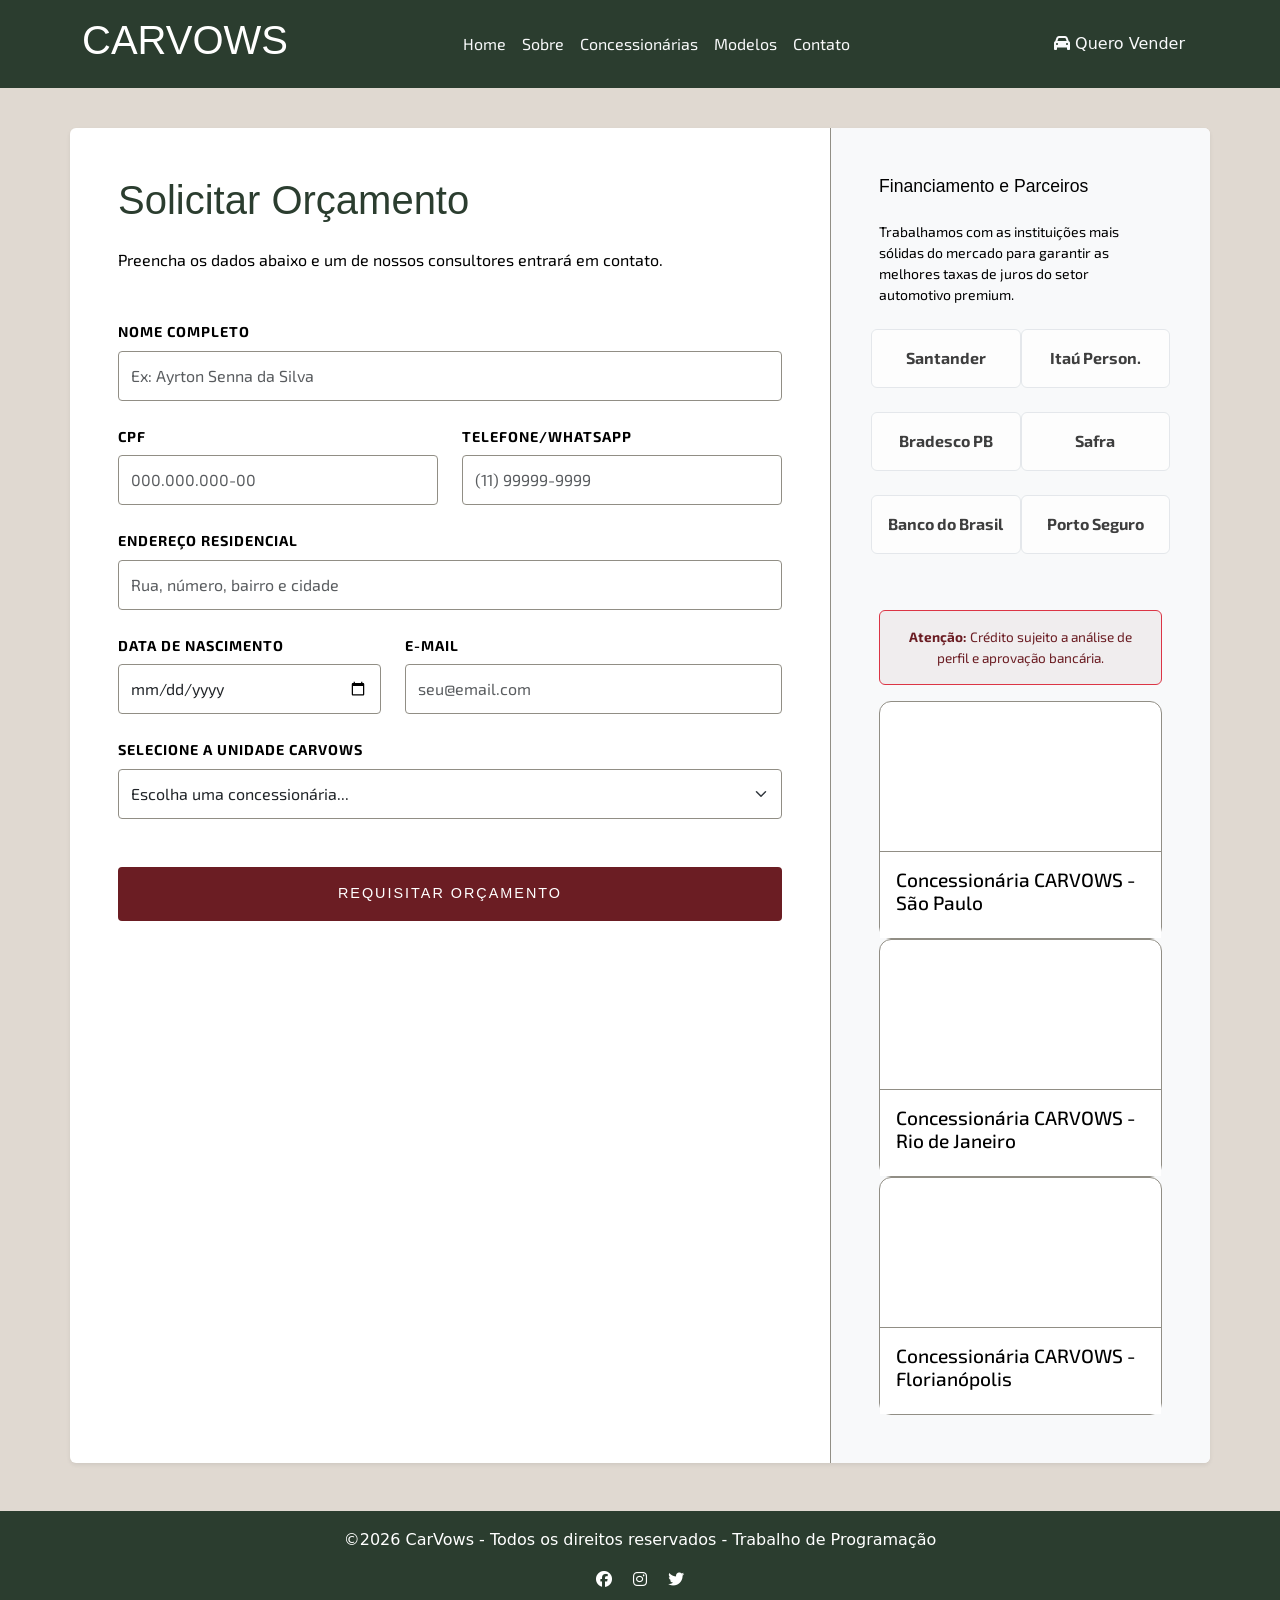
<file: Trabalho_Avaliativo_01/Paginas/contato.html>
<!DOCTYPE html>
<html lang="pt-br">
<head>
    <meta charset="UTF-8">
    <meta name="viewport" content="width=device-width, initial-scale=1.0">
    <title>Requisite um Orçamento - CARVOWS</title>

    <link href="https://cdn.jsdelivr.net/npm/bootstrap@5.3.8/dist/css/bootstrap.min.css" rel="stylesheet">
    <link rel="stylesheet" href="https://cdnjs.cloudflare.com/ajax/libs/font-awesome/6.5.1/css/all.min.css">
    <link rel="stylesheet" href="../style.css">

    <link rel="icon" type="png" href="../assets/icon-porsche.png">
</head>

<body>

    <header class="p-3 fixed-top">
        <div class="container d-flex justify-content-between align-items-center">
            <h1 class="carvows">CARVOWS</h1>
            <nav class="navbar navbar-expand-lg" id="nav-header">
                <ul class="navbar-nav">
                    <li class="nav-item"><a class="nav-link text-light" href="../index.html">Home</a></li>
                    <li class="nav-item"><a class="nav-link text-light" href="./sobre.html">Sobre</a></li>
                    <li class="nav-item"><a class="nav-link text-light" href="./concessionarias.html">Concessionárias</a></li>
                    <li class="nav-item"><a class="nav-link text-light" href="./modelos.html">Modelos</a></li>
                    <li class="nav-item"><a class="nav-link text-light" href="./contato.html">Contato</a></li>
                </ul>
            </nav>

            <a href="./vender.html" class="btn ms-3 text-light">
                <i class="fa-solid fa-car"></i> Quero Vender
            </a>
        </div>
    </header>

    <main class="container my-5 shadow-sm bg-white rounded overflow-hidden">
        <div class="row">
            <section class="col-lg-8 p-5">
                <h1 class="carvows mb-4" style="color: var(--eichengruen);">Solicitar Orçamento</h1>
                <p class="valueText mb-5">Preencha os dados abaixo e um de nossos consultores entrará em contato.</p>

                <form action="#" method="POST" class="row g-4">
                    <div class="col-md-12">
                        <label class="form-label valueText fw-bold">Nome Completo</label>
                        <input type="text" class="form-control custom-input" placeholder="Ex: Ayrton Senna da Silva" required>
                    </div>

                    <div class="col-md-6">
                        <label class="form-label valueText fw-bold">CPF</label>
                        <input type="text" class="form-control custom-input" placeholder="000.000.000-00" required>
                    </div>
                    <div class="col-md-6">
                        <label class="form-label valueText fw-bold">Telefone/WhatsApp</label>
                        <input type="tel" class="form-control custom-input" placeholder="(11) 99999-9999" required>
                    </div>

                    <div class="col-md-12">
                        <label class="form-label valueText fw-bold">Endereço Residencial</label>
                        <input type="text" class="form-control custom-input" placeholder="Rua, número, bairro e cidade" required>
                    </div>

                    <div class="col-md-5">
                        <label class="form-label valueText fw-bold">Data de Nascimento</label>
                        <input type="date" class="form-control custom-input" required>
                    </div>
                    <div class="col-md-7">
                        <label class="form-label valueText fw-bold">E-mail</label>
                        <input type="email" class="form-control custom-input" placeholder="seu@email.com" required>
                    </div>

                    <div class="col-md-12">
                        <label class="form-label valueText fw-bold">Selecione a Unidade CARVOWS</label>
                        <select class="form-select custom-input" required>
                            <option selected disabled>Escolha uma concessionária...</option>
                            <option value="scs">Unidade São Caetano do Sul (SP)</option>
                            <option value="jk">Unidade Rio de Janeiro</option>
                            <option value="alphaville">Unidade Florianópolis</option>
                        </select>
                    </div>

                    <div class="col-12 mt-5">
                        <button type="submit" class="btn btn-requisitar w-100 py-3 text-uppercase">Requisitar Orçamento</button>
                    </div>
                </form>
            </section>

            <aside class="col-lg-4 p-5" style="background-color: var(--begelight); border-left: 1px solid var(--modegrau);">
                <h3 class="acordionTitulo mb-4" style="font-size: 1.1rem;">Financiamento e Parceiros</h3>
                <p class="valueText small mb-4">Trabalhamos com as instituições mais sólidas do mercado para garantir as melhores taxas de juros do setor automotivo premium.</p>
                
                <div class="row g-3 align-items-center opacity-75">
                    <div class="col-6 text-center py-3 border rounded bg-white mb-2">
                        <span class="valueText fw-bold">Santander</span>
                    </div>
                    <div class="col-6 text-center py-3 border rounded bg-white mb-2">
                        <span class="valueText fw-bold">Itaú Person.</span>
                    </div>
                    <div class="col-6 text-center py-3 border rounded bg-white mb-2">
                        <span class="valueText fw-bold">Bradesco PB</span>
                    </div>
                    <div class="col-6 text-center py-3 border rounded bg-white mb-2">
                        <span class="valueText fw-bold">Safra</span>
                    </div>
                    <div class="col-6 text-center py-3 border rounded bg-white mb-2">
                        <span class="valueText fw-bold">Banco do Brasil</span>
                    </div>
                    <div class="col-6 text-center py-3 border rounded bg-white mb-2">
                        <span class="valueText fw-bold">Porto Seguro</span>
                    </div>
                </div>

                <div class="mt-5 mb-3 p-3 rounded border border-danger text-center" style="background-color: rgba(107, 29, 35, 0.05);">
                    <p class="valueText mb-0" style="color: var(--arenarot); font-size: 0.85rem;">
                        <strong>Atenção:</strong> Crédito sujeito a análise de perfil e aprovação bancária.
                    </p>
                </div>

                <div class="card">
                    <iframe class="card_iframe" src="https://www.openstreetmap.org/export/embed.html?bbox=-46.58154577016831%2C-23.62601645618682%2C-46.577179133892066%2C-23.623802330409763&layer=mapnik&marker=-23.62490816927183%2C-46.57936245203018"
                            style="width:100%;" loading="lazy"></iframe>
                    <div class="card-body">
                        <h5 class="card-title">Concessionária CARVOWS - São Paulo</h5>
                    </div>
                </div>

                <div class="card">
                    <iframe class="card_iframe" src="https://www.openstreetmap.org/export/embed.html?bbox=-43.210%2C-22.915%2C-43.200%2C-22.905&layer=mapnik&marker=-22.910%2C-43.205"
                            style="width:100%;" loading="lazy"></iframe>
                    <div class="card-body">
                        <h5 class="card-title">Concessionária CARVOWS - Rio de Janeiro</h5>
                    </div>
                </div>

                <div class="card">
                    <iframe class="card_iframe" src="https://www.openstreetmap.org/export/embed.html?bbox=-48.635%2C-27.596%2C-48.625%2C-27.586&layer=mapnik&marker=-27.591%2C-48.630"
                            style="width:100%;" loading="lazy"></iframe>
                    <div class="card-body">
                        <h5 class="card-title">Concessionária CARVOWS - Florianópolis</h5>
                    </div>
                </div>
            </aside>
        </div>
    </main>

    <footer>
        <p>&copy;2026 CarVows - Todos os direitos reservados - Trabalho de Programação</p>
        <div>
            <a href="#" class="text-white me-3"><i class="fa-brands fa-facebook"></i></a>
            <a href="#" class="text-white me-3"><i class="fa-brands fa-instagram"></i></a>
            <a href="#" class="text-white"><i class="fa-brands fa-twitter"></i></a>
        </div>
    </footer>

    <script src="https://cdn.jsdelivr.net/npm/bootstrap@5.3.8/dist/js/bootstrap.bundle.min.js"></script>
</body>
</html>
</file>
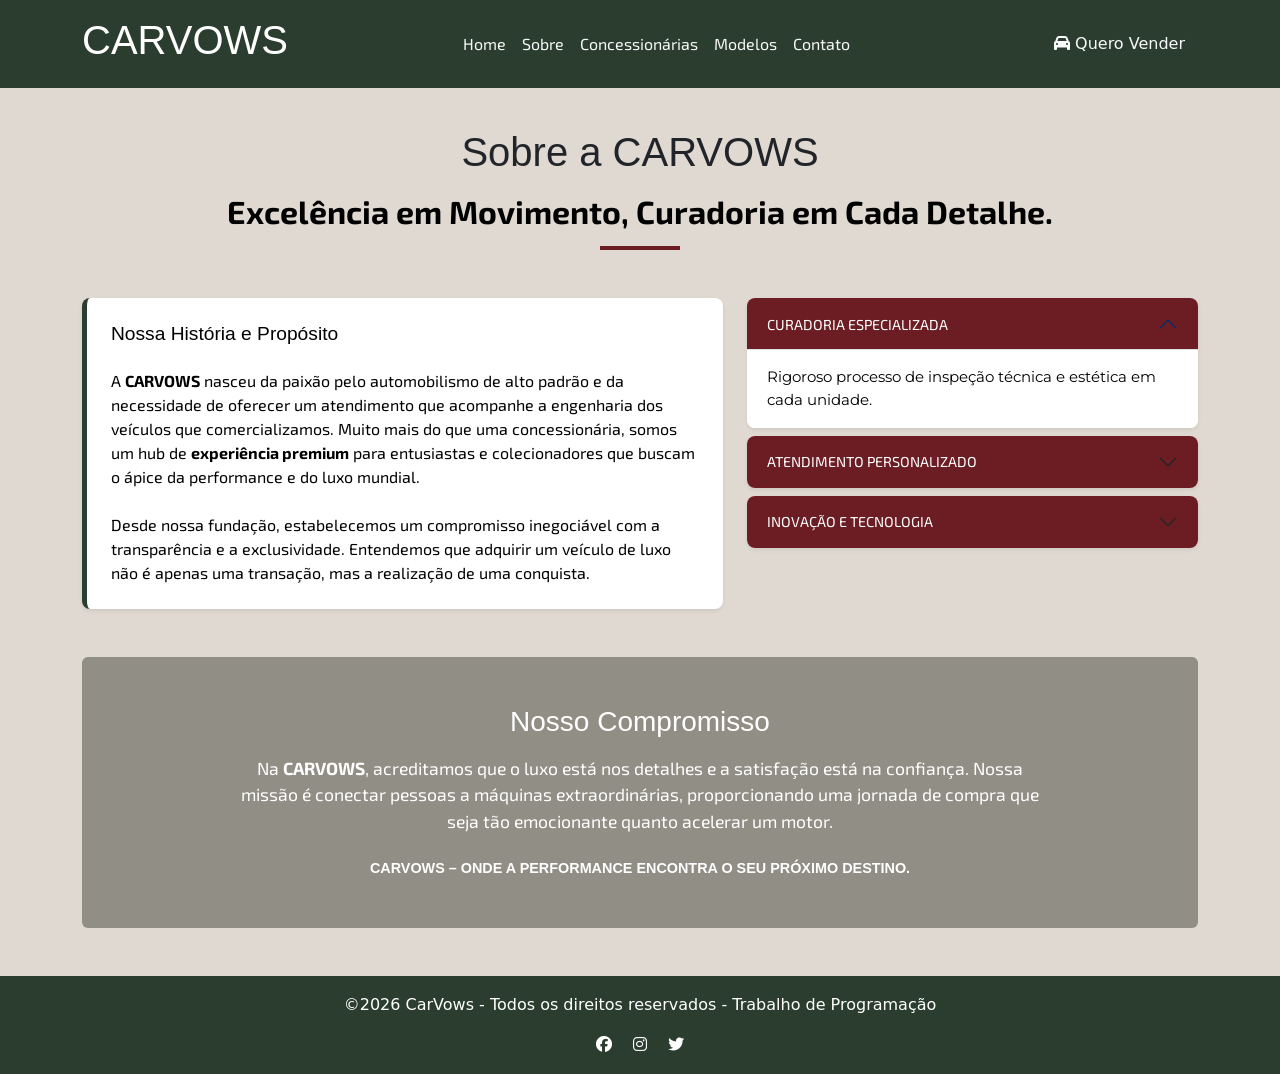
<file: Trabalho_Avaliativo_01/Paginas/sobre.html>
<!DOCTYPE html>
<html lang="pt-br">
<head>
    <meta charset="UTF-8">
    <meta name="viewport" content="width=device-width, initial-scale=1.0">
    <title>Sobre - CARVOWS</title>

    <link href="https://cdn.jsdelivr.net/npm/bootstrap@5.3.8/dist/css/bootstrap.min.css" rel="stylesheet">
    <link rel="stylesheet" href="https://cdnjs.cloudflare.com/ajax/libs/font-awesome/6.5.1/css/all.min.css">
    <link rel="stylesheet" href="../style.css">

    <link rel="icon" type="png" href="../assets/icon-porsche.png">
</head>

<body>

    <header class="p-3 fixed-top">
        <div class="container d-flex justify-content-between align-items-center">
            <h1 class="carvows">CARVOWS</h1>
            <nav class="navbar navbar-expand-lg" id="nav-header">
                <ul class="navbar-nav">
                    <li class="nav-item"><a class="nav-link text-light" href="../index.html">Home</a></li>
                    <li class="nav-item"><a class="nav-link text-light" href="./sobre.html">Sobre</a></li>
                    <li class="nav-item"><a class="nav-link text-light" href="./concessionarias.html">Concessionárias</a></li>
                    <li class="nav-item"><a class="nav-link text-light" href="./modelos.html">Modelos</a></li>
                    <li class="nav-item"><a class="nav-link text-light" href="./contato.html">Contato</a></li>
                </ul>
            </nav>

            <a href="./vender.html" class="btn ms-3 text-light">
                <i class="fa-solid fa-car"></i> Quero Vender
            </a>
        </div>
    </header>

    <section id="sobre-empresa" class="py-5">
        <div class="container">
            <div class="row mb-5 text-center">
                <div class="col-12">
                    <h1 class="carvows mb-3">Sobre a CARVOWS</h1>
                    <h2 class="valueText fw-bold" id="sobreEmpresa">Excelência em Movimento, Curadoria em Cada Detalhe.</h2>
                    <div class="mx-auto mt-3" style="width: 80px; height: 4px; background-color: var(--arenarot);"></div>
                </div>
            </div>

            <div class="row g-4 align-items-stretch"> <div class="col-lg-7">
                    <div class="p-4 bg-white shadow-sm h-100 d-flex flex-column" style="border-left: 5px solid var(--eichengruen); border-radius: 8px;">
                        <h3 class="acordionTitulo mb-4" style="font-size: 1.2rem;">Nossa História e Propósito</h3> <!-- Style curto, não quis usar no CSS. Estava muito grande já :( -->
                        <p class="valueText mb-4">
                            A <strong>CARVOWS</strong> nasceu da paixão pelo automobilismo de alto padrão e da necessidade de oferecer um atendimento que acompanhe a engenharia dos veículos que comercializamos. Muito mais do que uma concessionária, somos um hub de <strong>experiência premium</strong> para entusiastas e colecionadores que buscam o ápice da performance e do luxo mundial.
                        </p>
                        <p class="valueText mt-auto mb-0"> Desde nossa fundação, estabelecemos um compromisso inegociável com a transparência e a exclusividade. Entendemos que adquirir um veículo de luxo não é apenas uma transação, mas a realização de uma conquista.
                        </p>
                    </div>
                </div>

                <div class="col-lg-5">
                    <div class="accordion h-100" id="accordionDefine">
                        
                        <div class="accordion-item mb-2 shadow-sm" style="border: none; border-radius: 8px; overflow: hidden;">
                            <h2 class="accordion-header" id="headingDefineOne">
                                <button class="accordion-button acordionTitulo" type="button" data-bs-toggle="collapse" data-bs-target="#collapseDefineOne" aria-expanded="true" style="background-color: var(--arenarot); color: var(--white); font-size: 0.9rem;">
                                    CURADORIA ESPECIALIZADA
                                </button>
                            </h2>
                            <div id="collapseDefineOne" class="accordion-collapse collapse show" data-bs-parent="#accordionDefine">
                                <div class="accordion-body valueText" id="accordionSobre">
                                    Rigoroso processo de inspeção técnica e estética em cada unidade.
                                </div>
                            </div>
                        </div>

                        <div class="accordion-item mb-2 shadow-sm" style="border: none; border-radius: 8px; overflow: hidden;">
                            <h2 class="accordion-header" id="headingDefineTwo">
                                <button class="accordion-button collapsed acordionTitulo" type="button" data-bs-toggle="collapse" data-bs-target="#collapseDefineTwo" aria-expanded="false" style="background-color: var(--arenarot); color: var(--white); font-size: 0.9rem;">
                                    ATENDIMENTO PERSONALIZADO
                                </button>
                            </h2>
                            <div id="collapseDefineTwo" class="accordion-collapse collapse" data-bs-parent="#accordionDefine">
                                <div class="accordion-body valueText" id="accordionSobre">
                                    Consultoria discreta focada em colecionadores e entusiastas que buscam exclusividade.
                                </div>
                            </div>
                        </div>

                        <div class="accordion-item shadow-sm" style="border: none; border-radius: 8px; overflow: hidden;">
                            <h2 class="accordion-header" id="headingDefineThree">
                                <button class="accordion-button collapsed acordionTitulo" type="button" data-bs-toggle="collapse" data-bs-target="#collapseDefineThree" aria-expanded="false" style="background-color: var(--arenarot); color: var(--white); font-size: 0.9rem;">
                                    INOVAÇÃO E TECNOLOGIA
                                </button>
                            </h2>
                            <div id="collapseDefineThree" class="accordion-collapse collapse" data-bs-parent="#accordionDefine">
                                <div class="accordion-body valueText" id="accordionSobre">
                                    Processos modernos para garantir agilidade e total segurança jurídica em todas as etapas.
                                </div>
                            </div>
                        </div>

                    </div>
                </div>
            </div>

            <div class="row mt-5">
                <div class="col-12 text-center">
                    <div class="p-5 rounded" style="background-color: var(--modegrau); color: var(--white);">
                        <h3 class="acordionTitulo mb-3" style="color: var(--white);">Nosso Compromisso</h3>
                        <p class="valueText mx-auto" style="max-width: 800px; font-size: 1.1rem; color: var(--white);">
                            Na <strong>CARVOWS</strong>, acreditamos que o luxo está nos detalhes e a satisfação está na confiança. Nossa missão é conectar pessoas a máquinas 
                            extraordinárias, proporcionando uma jornada de compra que seja tão emocionante quanto acelerar um motor.
                        </p>
                        <div class="carvows mt-4" style="font-size: 0.9rem;">
                            <strong>CARVOWS – ONDE A PERFORMANCE ENCONTRA O SEU PRÓXIMO DESTINO.</strong>
                        </div>
                    </div>
                </div>
            </div>
        </div>
    </section>

    <footer>
        <p>&copy;2026 CarVows - Todos os direitos reservados - Trabalho de Programação</p>
        <div>
            <a href="#" class="text-white me-3"><i class="fa-brands fa-facebook"></i></a>
            <a href="#" class="text-white me-3"><i class="fa-brands fa-instagram"></i></a>
            <a href="#" class="text-white"><i class="fa-brands fa-twitter"></i></a>
        </div>
    </footer>

    <script src="https://cdn.jsdelivr.net/npm/bootstrap@5.3.8/dist/js/bootstrap.bundle.min.js"></script>
</body>
</html>
</file>
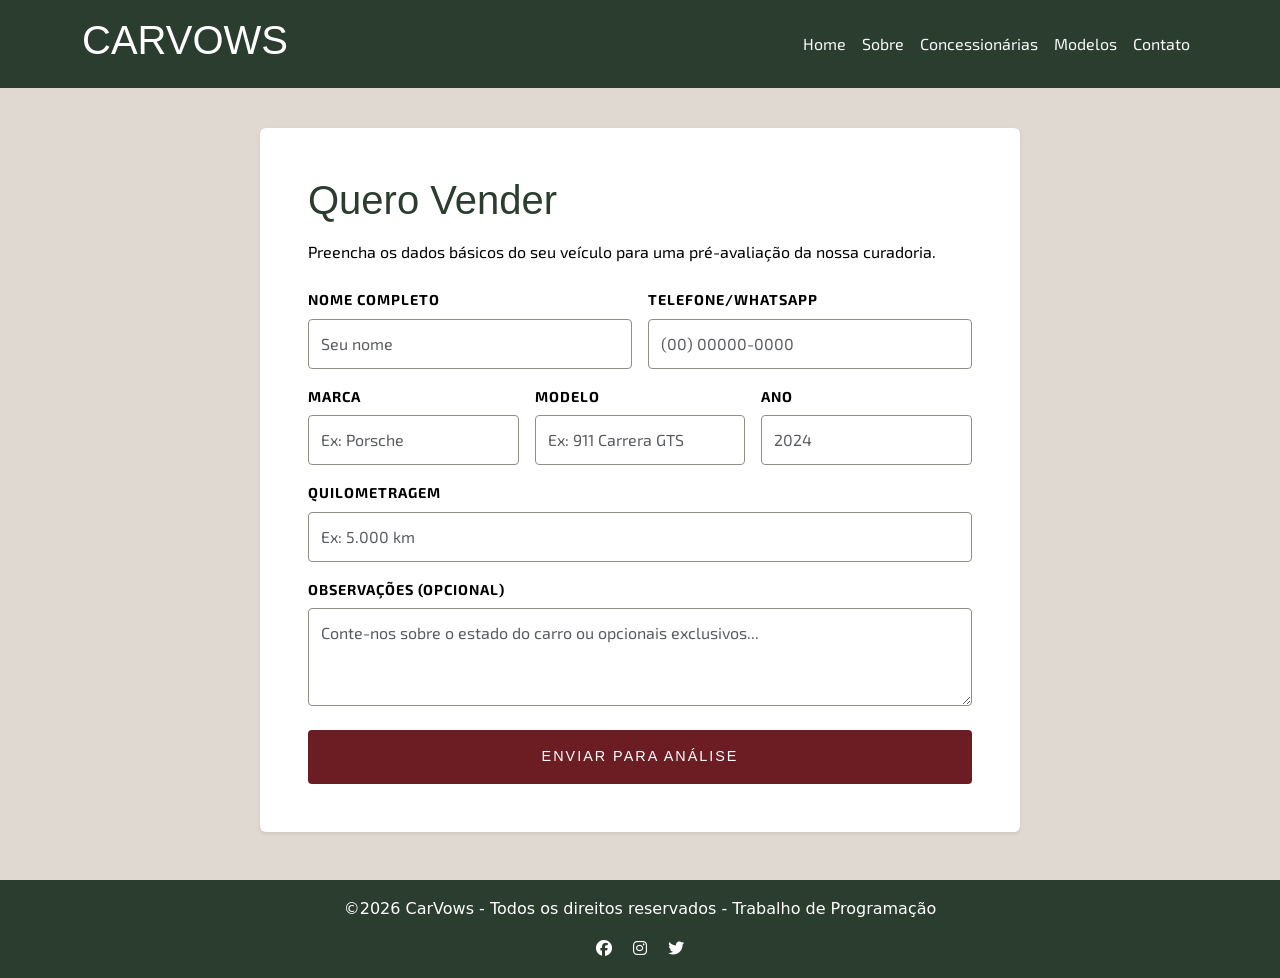
<file: Trabalho_Avaliativo_01/Paginas/vender.html>
<!DOCTYPE html>
<html lang="pt-br">
<head>
    <meta charset="UTF-8">
    <meta name="viewport" content="width=device-width, initial-scale=1.0">
    <title>Sobre - CARVOWS</title>

    <link href="https://cdn.jsdelivr.net/npm/bootstrap@5.3.8/dist/css/bootstrap.min.css" rel="stylesheet">
    <link rel="stylesheet" href="https://cdnjs.cloudflare.com/ajax/libs/font-awesome/6.5.1/css/all.min.css">
    <link rel="stylesheet" href="../style.css">

    <link rel="icon" type="png" href="../assets/icon-porsche.png">
</head>

<body>

    <header class="p-3 fixed-top">
        <div class="container d-flex justify-content-between align-items-center">
            <h1 class="carvows">CARVOWS</h1>
            <nav class="navbar navbar-expand-lg" id="nav-header">
                <ul class="navbar-nav">
                    <li class="nav-item"><a class="nav-link text-light" href="../index.html">Home</a></li>
                    <li class="nav-item"><a class="nav-link text-light" href="./sobre.html">Sobre</a></li>
                    <li class="nav-item"><a class="nav-link text-light" href="./concessionarias.html">Concessionárias</a></li>
                    <li class="nav-item"><a class="nav-link text-light" href="./modelos.html">Modelos</a></li>
                    <li class="nav-item"><a class="nav-link text-light" href="./contato.html">Contato</a></li>
                </ul>
            </nav>
        </div>
    </header>

    <main class="container my-5">
        <div class="row justify-content-center">
            <section class="col-lg-8 bg-white p-5 rounded shadow-sm">
                <h1 class="carvows mb-3" style="color: var(--eichengruen);">Quero Vender</h1>
                <p class="valueText mb-4">Preencha os dados básicos do seu veículo para uma pré-avaliação da nossa curadoria.</p>
                
                <form action="#" method="POST" class="row g-3">
                    <div class="col-md-6">
                        <label class="form-label valueText fw-bold">Nome Completo</label>
                        <input type="text" class="form-control custom-input" placeholder="Seu nome" required>
                    </div>
                    <div class="col-md-6">
                        <label class="form-label valueText fw-bold">Telefone/WhatsApp</label>
                        <input type="tel" class="form-control custom-input" placeholder="(00) 00000-0000" required>
                    </div>

                    <div class="col-md-4">
                        <label class="form-label valueText fw-bold">Marca</label>
                        <input type="text" class="form-control custom-input" placeholder="Ex: Porsche" required>
                    </div>
                    <div class="col-md-4">
                        <label class="form-label valueText fw-bold">Modelo</label>
                        <input type="text" class="form-control custom-input" placeholder="Ex: 911 Carrera GTS" required>
                    </div>
                    <div class="col-md-4">
                        <label class="form-label valueText fw-bold">Ano</label>
                        <input type="number" class="form-control custom-input" placeholder="2024" required>
                    </div>

                    <div class="col-md-12">
                        <label class="form-label valueText fw-bold">Quilometragem</label>
                        <input type="text" class="form-control custom-input" placeholder="Ex: 5.000 km" required>
                    </div>

                    <div class="col-12">
                        <label class="form-label valueText fw-bold">Observações (Opcional)</label>
                        <textarea class="form-control custom-input" rows="3" placeholder="Conte-nos sobre o estado do carro ou opcionais exclusivos..."></textarea>
                    </div>

                    <div class="col-12 mt-4">
                        <button type="submit" class="btn btn-requisitar w-100 py-3 text-uppercase">Enviar para Análise</button>
                    </div>
                </form>
            </section>
        </div>
    </main>

    <footer>
        <p>&copy;2026 CarVows - Todos os direitos reservados - Trabalho de Programação</p>
        <div>
            <a href="#" class="text-white me-3"><i class="fa-brands fa-facebook"></i></a>
            <a href="#" class="text-white me-3"><i class="fa-brands fa-instagram"></i></a>
            <a href="#" class="text-white"><i class="fa-brands fa-twitter"></i></a>
        </div>
    </footer>

    <script src="https://cdn.jsdelivr.net/npm/bootstrap@5.3.8/dist/js/bootstrap.bundle.min.js"></script>
</body>
</html>
</file>
<file: Trabalho_Avaliativo_01/style.css>
@import url('https://fonts.googleapis.com/css2?family=Cutive+Mono&family=Federo&family=JetBrains+Mono:ital,wght@0,100..800;1,100..800&family=Lato:ital,wght@0,100;0,300;0,400;0,700;0,900;1,100;1,300;1,400;1,700;1,900&family=Montserrat:ital,wght@0,100..900;1,100..900&family=Roboto:ital,wght@0,100..900;1,100..900&family=Ubuntu+Mono:ital,wght@0,400;0,700;1,400;1,700&family=WDXL+Lubrifont+TC&display=swap');
@import url('https://fonts.googleapis.com/css2?family=Michroma&family=Syncopate:wght@400;700&family=Exo+2:wght@300;600;800&display=swap');

* {
    margin: 0;
    padding: 0;
    box-sizing: border-box;
}

:root {
    /* Cores inspiradas em Porsches. */
  --albertblau: #0F2144;
  --modegrau: #918E85;
  --arenarot: #6B1D23;
  --eichengruen: #2B3D2F;

  --begelight: #F8F9FA;
  --cinza: #212529;
  --silver: #C0C0C0;
  --white: #FFFFFF;
  --preto: #000000;
  --marmore: #E0D9D1;

    /*Ícones do Site: */
  --icon-car: "\f1b9";
  --icon-phone: "\f095";
  --icon-envelope: "\f0e0";
  --icon-map: "\f279";

     /*Fontes do Site: */
  --font-lato: 'Lato', sans-serif;
  --font-roboto: 'Roboto', sans-serif;
  --font-montserrat: 'Montserrat', sans-serif;

  --font-federo: 'Federo', sans-serif;
  --font-lubrifont: 'WDXL Lubrifont TC', sans-serif;

  --font-porsche-modern: 'Michroma', sans-serif;
    
  --font-porsche-speed: 'Syncopate', sans-serif;
  --font-porsche-info: 'Exo 2', sans-serif;
}

header
{
    padding: 17px;
    background-color: var(--eichengruen);
    color: var(--white);
    position: fixed;
    width: 100%;
}

.carvows
{
    font-family: var(--font-porsche-speed);
}

.nav-link
{
    font-family: var(--font-porsche-info);
}

body {
  background-color: var(--marmore);
  padding-top: 80px;
}

main
{
    margin-top: 50px;
}

footer
{
    padding: 17px;
    background-color: var(--eichengruen);
    color: var(--white);
    text-align: center;
}

/* Accordion INFOS */

.acordionTitulo
{
    font-family: var(--font-porsche-speed);
    color: var(--preto);
}

.acordionText
{
    font-family: var(--font-porsche-info);
    color: var(--preto);
}

/* CAROUSSEL: */

.slide-text
{
    color: var(--begelight);
}

#carossel-lancamento
{
    border-radius: 12px;
}

.border-slide
{
    border: 3px solid var(--modegrau);
}

.carousel-control-prev-icon,
.carousel-control-next-icon {
    filter: invert(100%);
}

.carousel-inner img {
    height: 630px;
    object-fit: cover;
    object-position: center;
}

#tituloCard
{
    font-family: var(--font-porsche-speed);
}

#imagemCard
{
    object-fit: cover;
    border-radius: 16px;
}

#imagemCardVolvo
{
    height: 250px;
    object-fit: cover;
    border-radius: 16px;
}

.lineGuide
{
    background-color: var(--arenarot);
    color: var(--white);
    font-family: var(--font-porsche-modern);
}

#sectionModels
{
    /* margin-top: 20px; */
    background-color: var(--arenarot);
}

.textModels
{
    font-size: 1.8rem;
    margin-top: 1rem;
}

.values
{
    font-family: var(--font-montserrat);
    font-size: 18px;
    color: var(--preto);
}

.valueTitulo
{
    font-family: var(--font-porsche-info);
    font-size: 3rem;
}

.valueText
{
    font-family: var(--font-porsche-info);
    color: var(--preto);
}

.marcas
{
    font-family: var(--font-porsche-info);
    color: var(--preto);
    font-size: 3rem;
}

/* SOBRE */

.sobreEmpresa
{
    font-family: var(--font-porsche-info);
    color: var(--arenarot);
}

#accordionSobre
{
    background-color: var(--white);
    color: var(--preto);
}

/* CONCESSIONÁRIAS */

.card {
  min-height: auto;
  border-radius: 12px;
  border: 1px solid var(--modegrau);
  box-shadow: none;
}

.card-title {
  font-family: var(--font-porsche-info);
  font-size: 1.2rem;
  color: var(--preto);
}

.card-body {
  background-color: var(--white);
  color: var(--preto);
}

.card iframe {
  height: 300px;
  border-bottom: 1px solid var(--modegrau);
}

.accordion-button {
  font-family: var(--font-porsche-info);
  font-weight: normal;
  color: var(--preto);
  background-color: var(--begelight);
}

.accordion-body {
  font-family: var(--font-montserrat);
  font-size: 0.95rem;
  color: var(--preto);
}

/* MODELOS */

.img-model {
    height: 450px !important;
    object-fit: cover;
}

.btn-buy {
    background-color: var(--arenarot);
    color: var(--white);
    font-family: var(--font-porsche-speed);
    font-size: 0.8rem;
    border: none;
    transition: all 0.3s ease;
    border-radius: 4px;
}

.btn-buy:hover {
    background-color: var(--eichengruen);
    color: var(--white);
    transform: translateY(-2px);
}

#tituloCard {
    font-family: var(--font-porsche-speed);
    font-size: 1.4rem;
    color: var(--eichengruen);
    border-bottom: 2px solid var(--arenarot);
    padding-bottom: 10px;
    display: inline-block;
}

.asideModelos {
    min-height: 450px;
    border-left: 1px solid var(--marmore);
}

@media (max-width: 991px) {
    aside {
        min-height: auto;
        border-left: none;
        border-top: 1px solid var(--marmore);
    }
}

/* CONTATOS e QUERO VENDER */

.custom-input {
    border: 1px solid var(--modegrau);
    border-radius: 4px;
    padding: 12px;
    font-family: var(--font-porsche-info);
    transition: all 0.3s ease;
}

.custom-input:focus {
    border-color: var(--arenarot);
    box-shadow: 0 0 0 0.25 row rgba(107, 29, 35, 0.25);
    outline: none;
}

.btn-requisitar {
    background-color: var(--arenarot);
    color: var(--white);
    font-family: var(--font-porsche-speed);
    font-size: 0.9rem;
    border: none;
    border-radius: 4px;
    letter-spacing: 2px;
    transition: 0.4s;
}

.btn-requisitar:hover {
    background-color: var(--eichengruen);
    color: var(--white);
    transform: translateY(-3px);
}

.form-label {
    font-size: 0.9rem;
    color: var(--preto);
    margin-bottom: 8px;
    text-transform: uppercase;
    letter-spacing: 1px;
}

.card_iframe {
    width: 100%;
    height: 150px !important;
    display: block;
}
</file>
<file: Bootstrap/site_super_shock/style.css>
:root
{
    --azul-escuro: #020115;
    --amarelo: #ffc107;
}

.hero-image
{
    width: 150px;
    height: 150px;
    border: 3px solid var(--amarelo);
}

.hero-section
{
    background: linear-gradient(45deg, var(--azul-escuro), #1a1a2e);
    min-height: 100vh;
}

.btn-menu
{
    background: none;
    border: none;
    padding: 5px;
}

.menuLateral
{
    position: fixed;
    top: 0;
    left: -250px;
    width: 250px;
    height: 100%;
    background: var(--azul-escuro);
    transition: left 0.3s;
    padding-top: 80px;
    z-index: 1000;
}

.menuLateral.ativa
{
    left: 0;
}

.menuLateral ul
{
    list-style: white;
    padding: 0px;
    margin: 0px;
}

.menuLateral a{
    color: white;
    text-decoration: none;
    display: block;
    padding: 15px 20px;
    border-bottom: 1px solid #1a1a2e;
}
</file>
